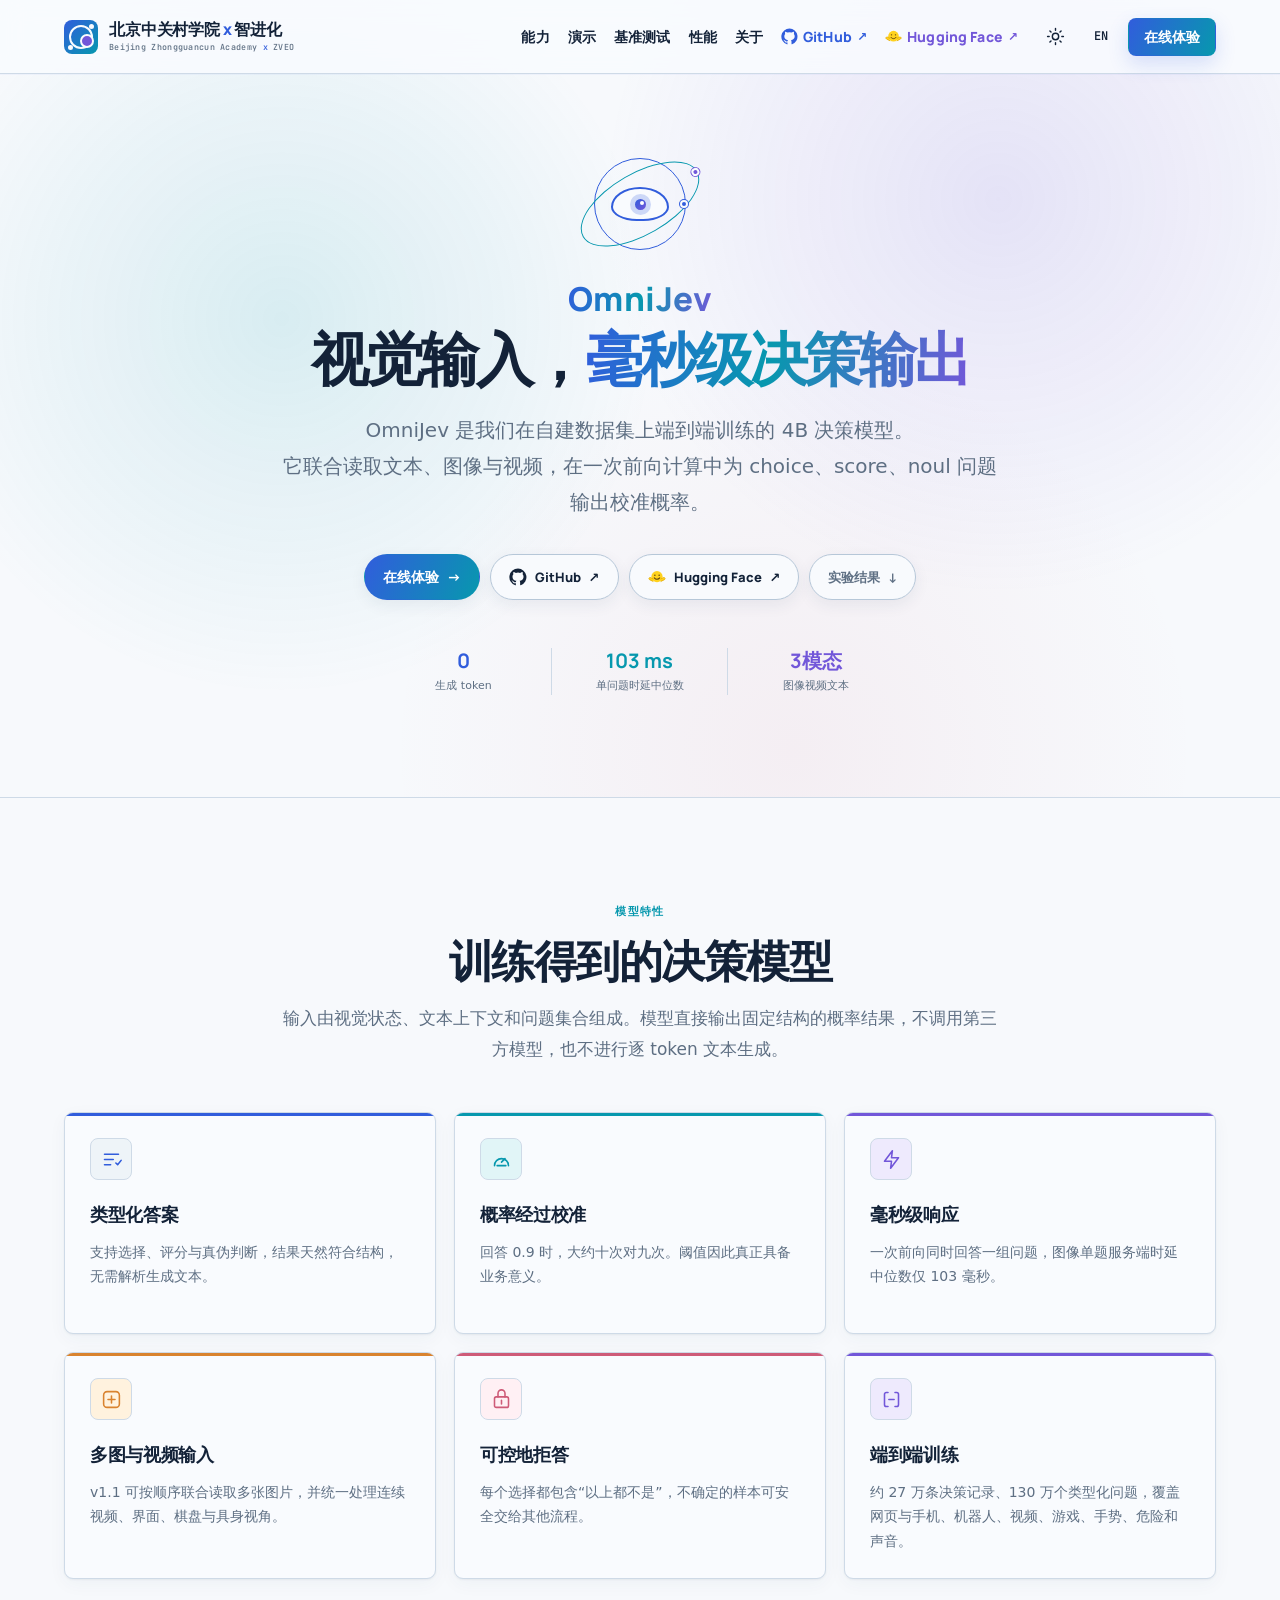
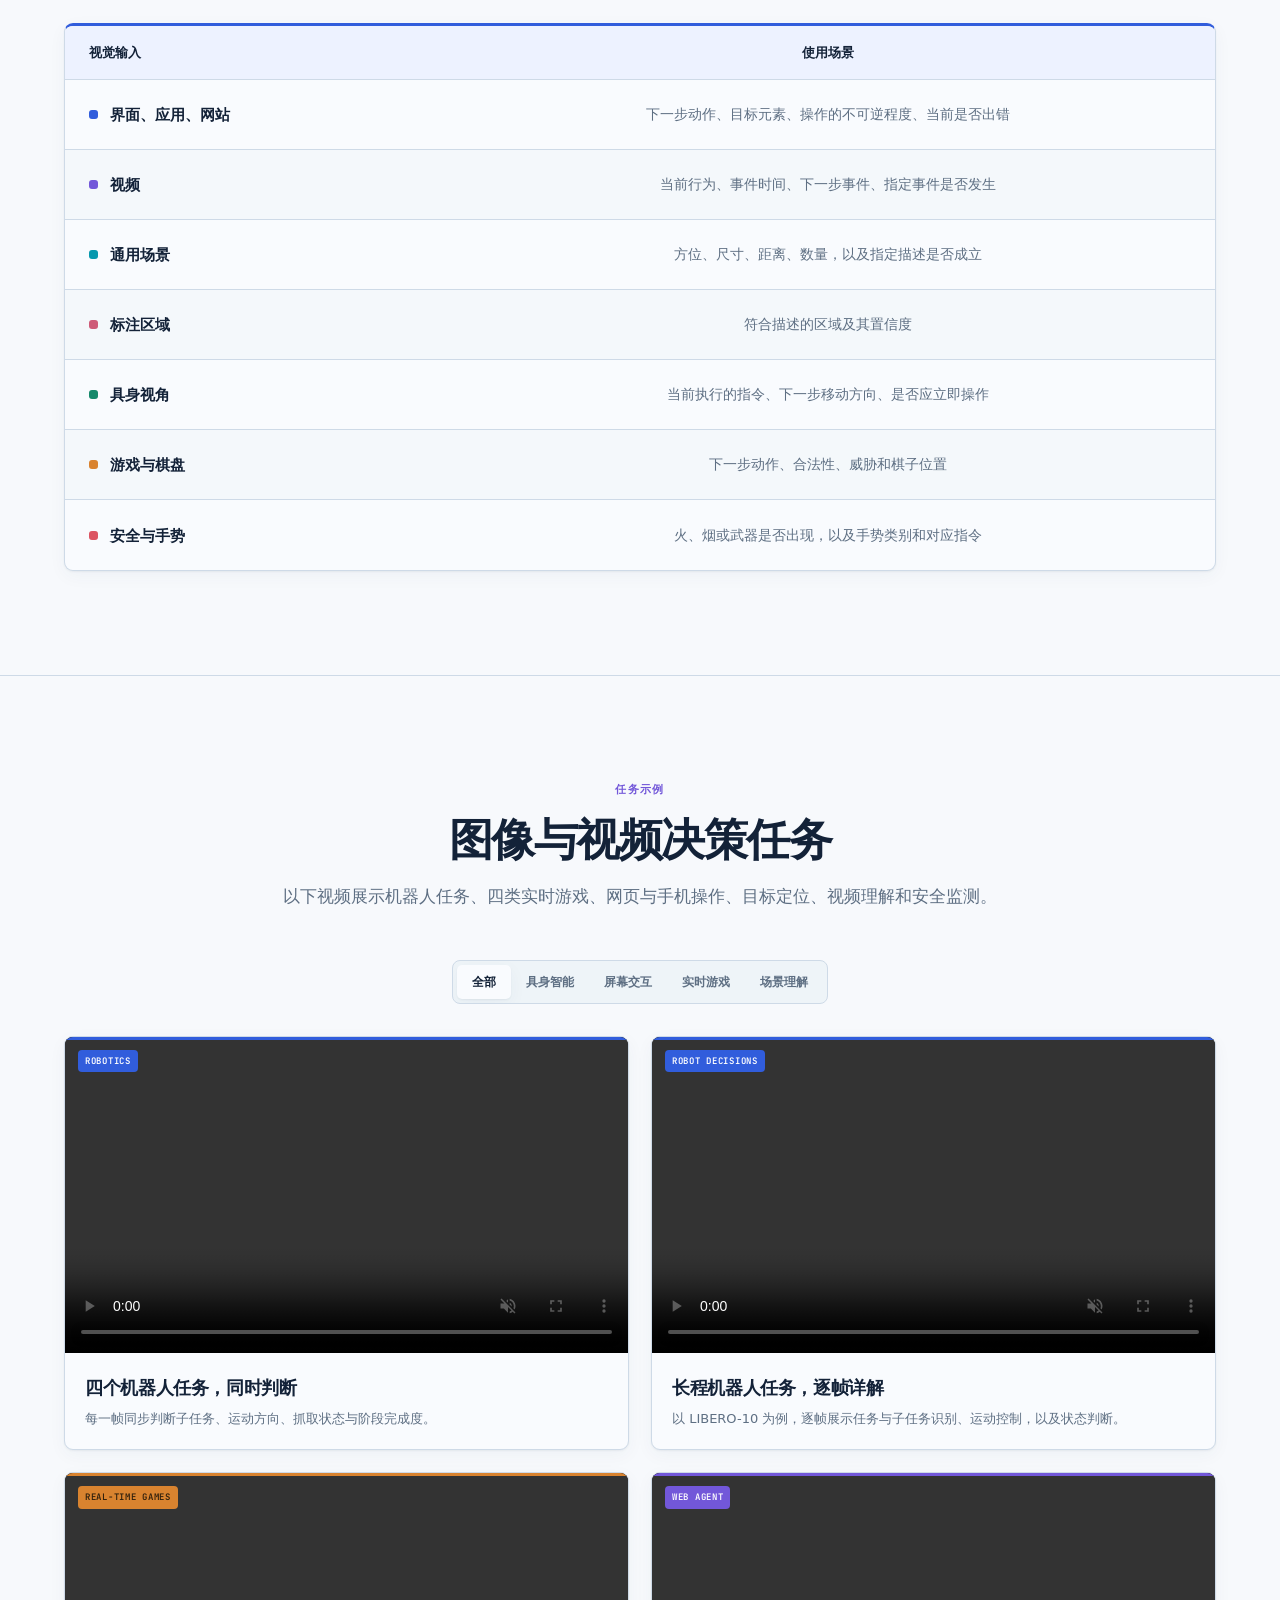
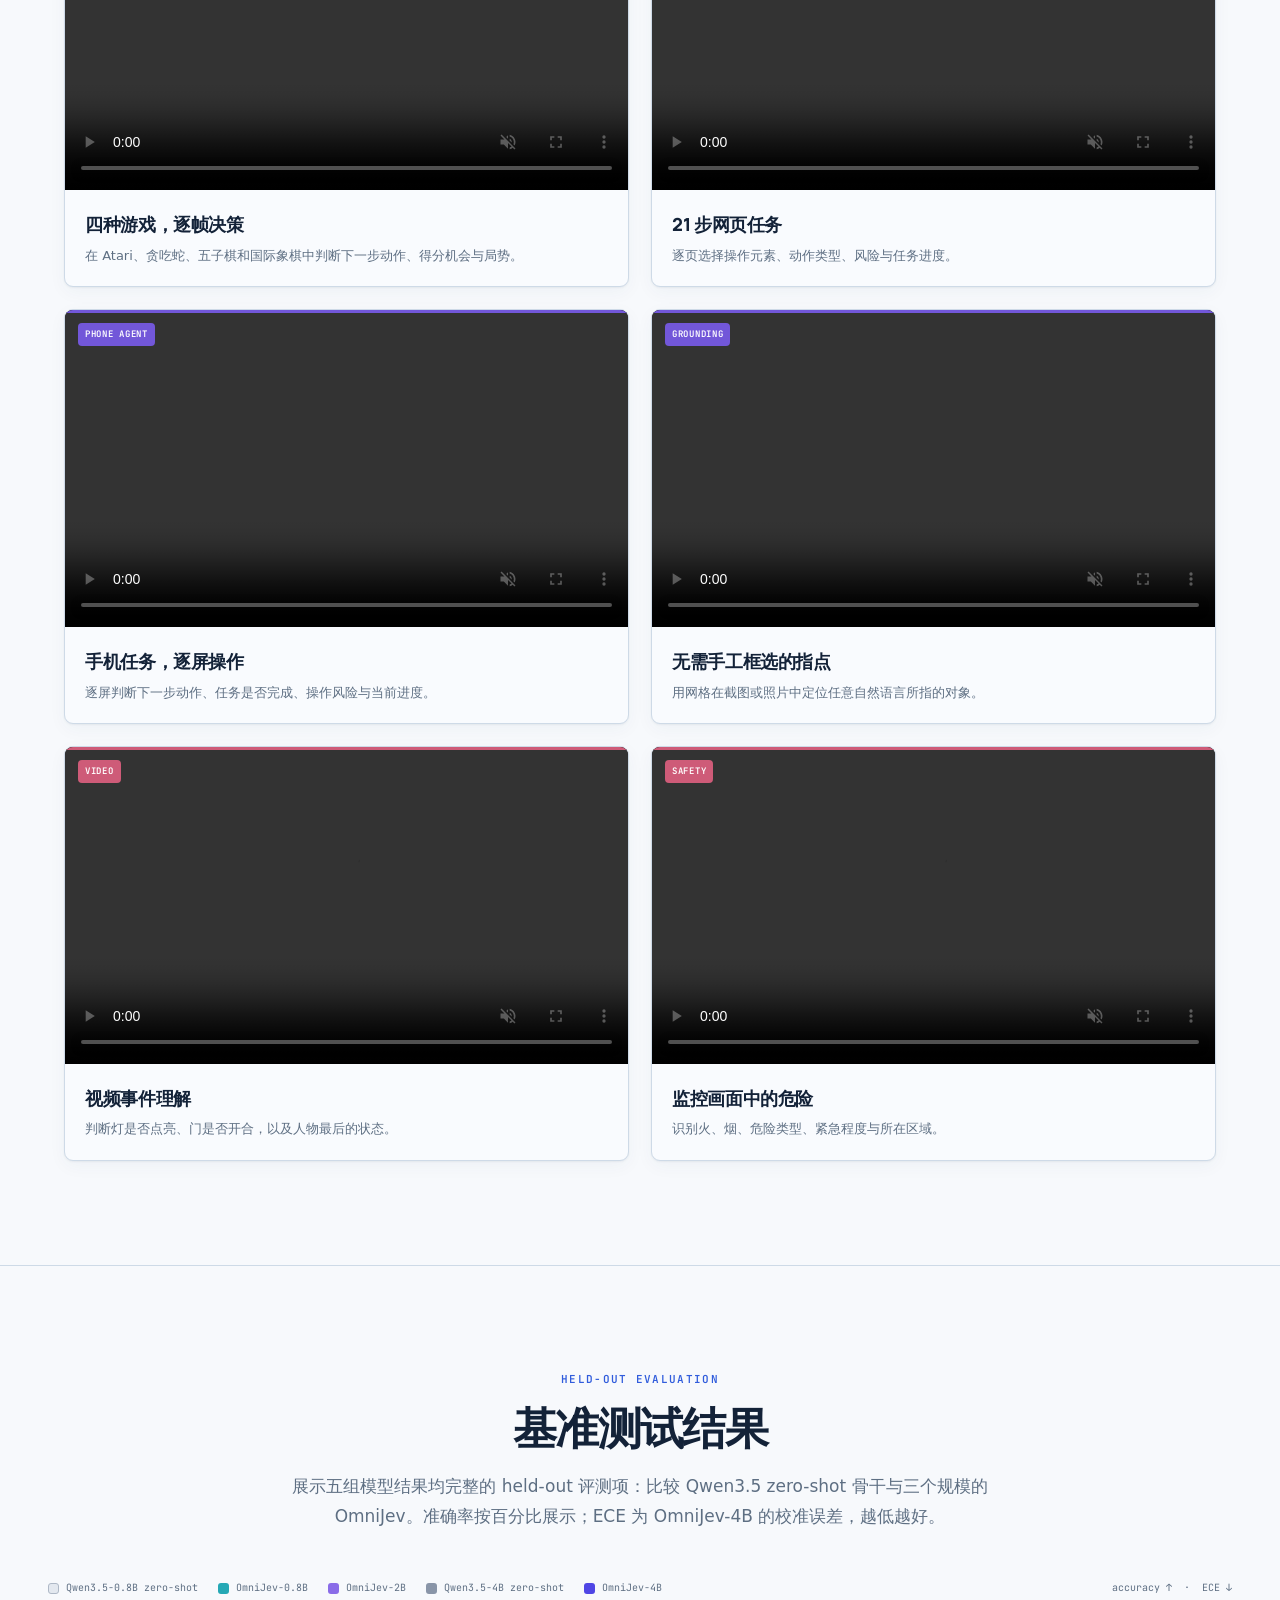
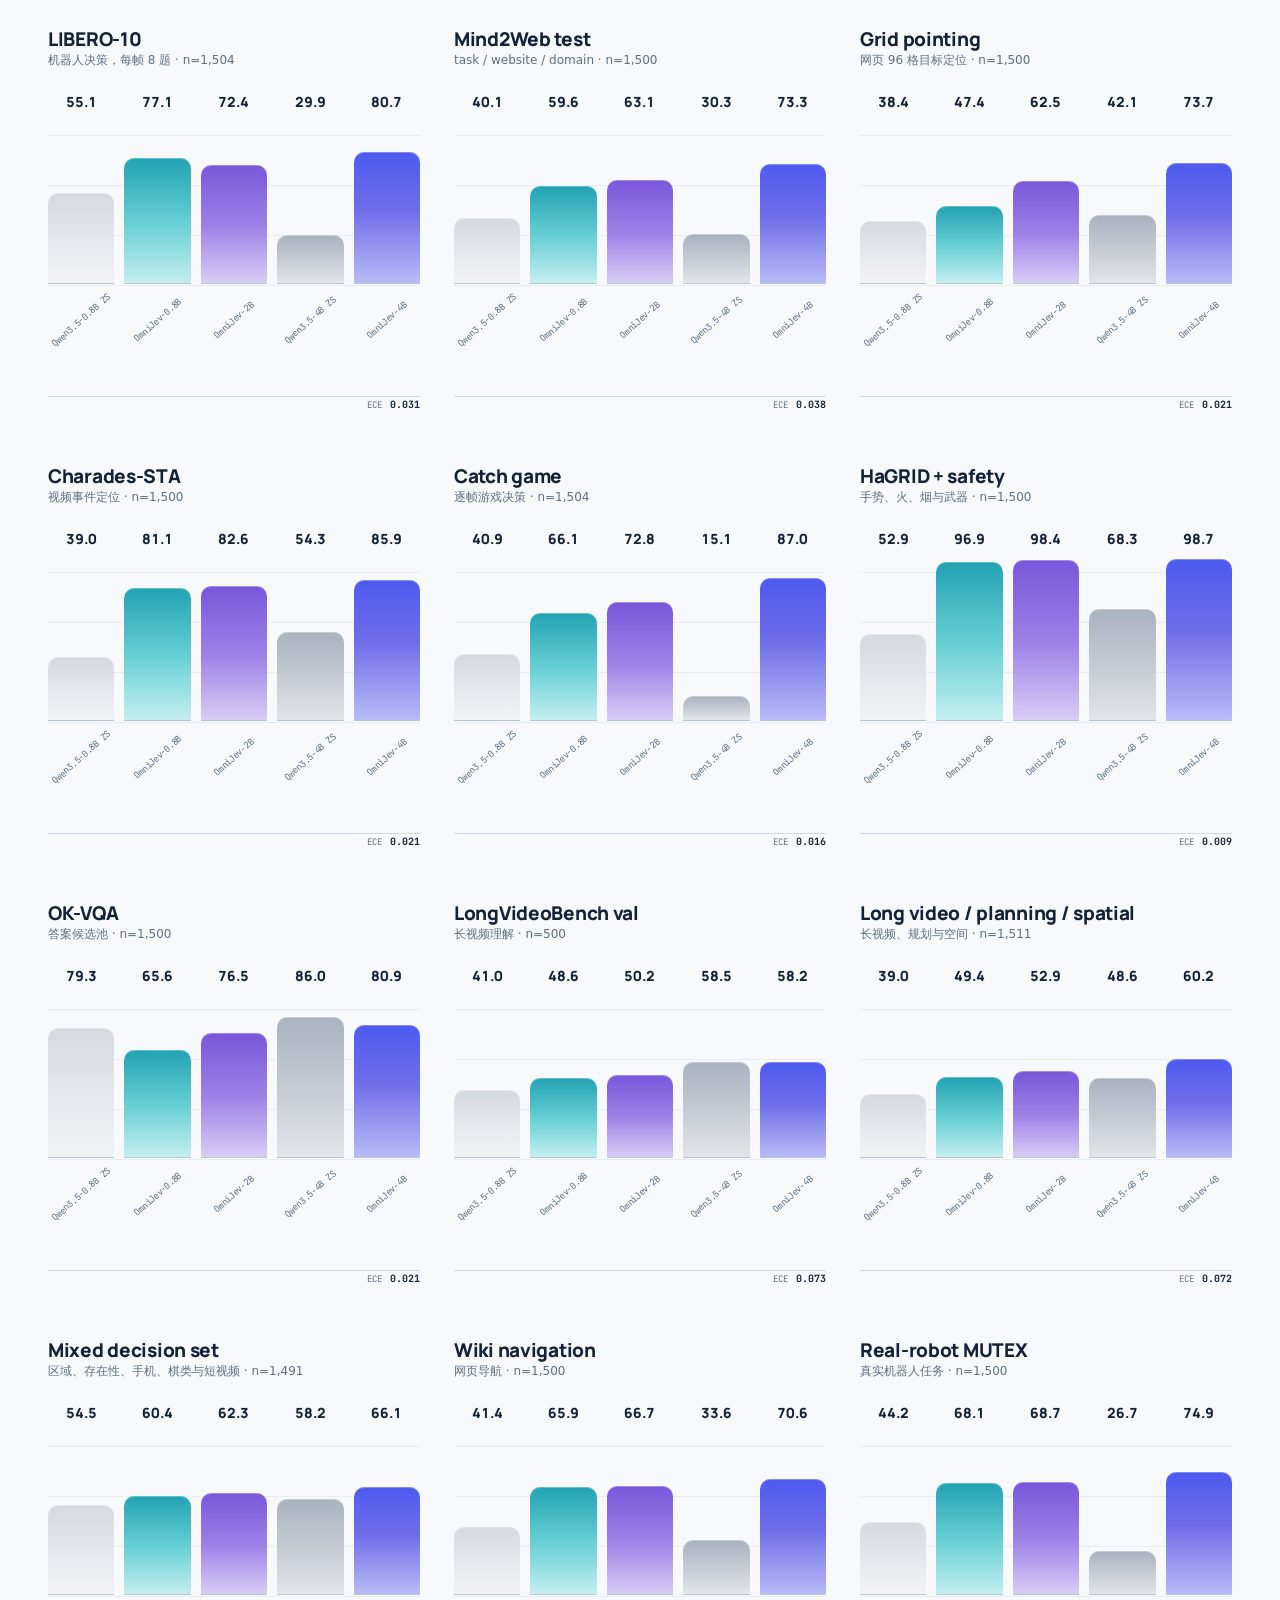
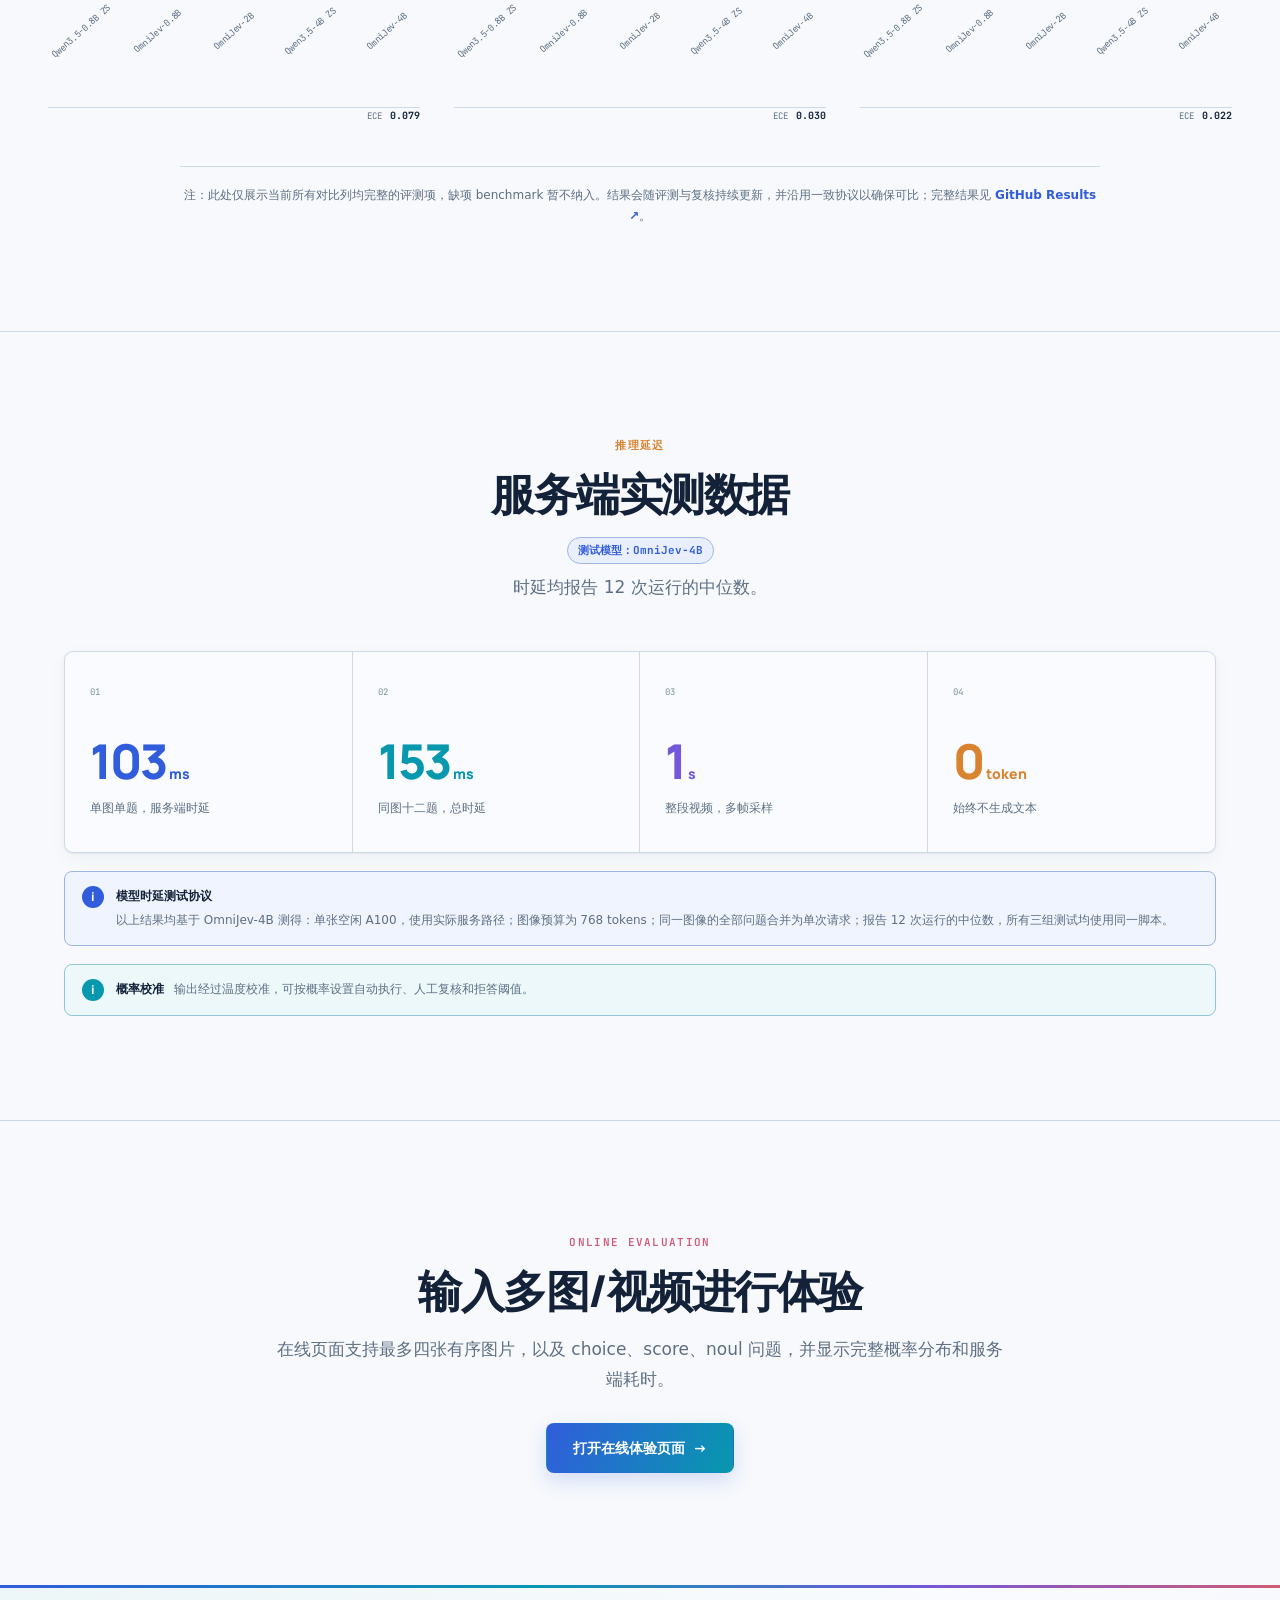
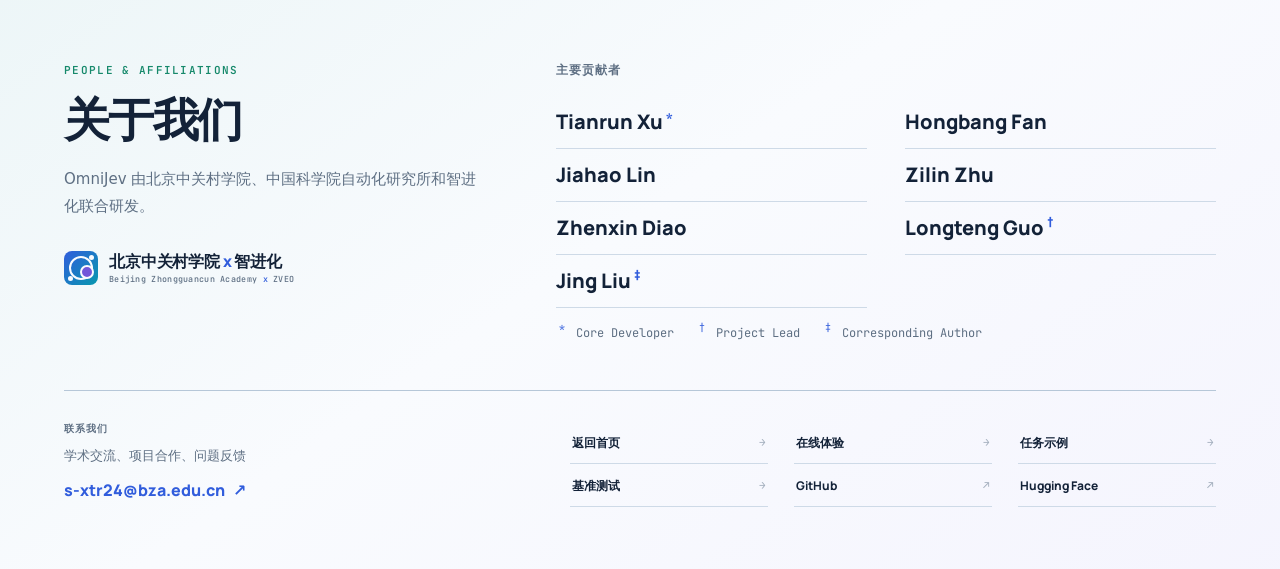
<file: index.html>
<!DOCTYPE html>
<html lang="zh-CN" data-theme="light">
<head>
  <meta charset="utf-8">
  <meta name="viewport" content="width=device-width, initial-scale=1">
  <meta name="description" content="OmniJev：端到端训练的 4B 全模态决策模型，面向图像、视频、界面、游戏与机器人场景输出校准概率。">
  <meta name="theme-color" content="#f9fbfe">
  <title>OmniJev — 全模态视觉决策模型</title>
  <link rel="icon" type="image/x-icon" href="/favicon.ico?v=2">
  <link rel="preconnect" href="https://fonts.googleapis.com">
  <link rel="preconnect" href="https://fonts.gstatic.com" crossorigin>
  <link href="https://fonts.googleapis.com/css2?family=JetBrains+Mono:wght@400;500;600&family=Manrope:wght@500;600;700;800&display=swap" rel="stylesheet">
  <link rel="stylesheet" href="style.css">
</head>
<body>
  <div id="siteHeader"></div>
  <script src="header.js"></script>

  <main id="main">
    <section class="hero" id="top">
      <div class="container hero-inner">
        <div class="model-glyph reveal" aria-hidden="true"><span class="glyph-ring ring-a"></span><span class="glyph-ring ring-b"></span><span class="planet-path path-a"><i class="glyph-dot dot-a"></i></span><span class="planet-path path-b"><i class="glyph-dot dot-b"></i></span><span class="glyph-core"><i></i></span></div>
        <p class="model-name reveal delay-1">OmniJev</p>
        <h1 class="reveal delay-2"><span class="zh">视觉输入，<em>毫秒级决策输出</em></span><span class="en">Visual input. <em>Millisecond decisions.</em></span></h1>
        <p class="hero-lead reveal delay-3"><span class="zh">OmniJev 是我们在自建数据集上端到端训练的 4B 决策模型。<br>它联合读取文本、图像与视频，在一次前向计算中为 choice、score、noul 问题输出校准概率。</span><span class="en">OmniJev is a 4B decision model trained end to end on our own dataset.<br>It reads text, images and video together, returning calibrated probabilities for choice, score and noul questions in one forward pass.</span></p>
        <div class="hero-actions hero-project-links reveal delay-3" aria-label="项目入口">
          <a class="btn btn-primary btn-lg" href="try"><span class="zh">在线体验</span><span class="en">Try online</span><span aria-hidden="true">→</span></a>
          <a class="btn btn-lg project-link" href="https://github.com/tinnel123666888/OmniJev" target="_blank" rel="noopener noreferrer"><svg viewBox="0 0 24 24" aria-hidden="true"><path fill="currentColor" d="M12 .7a11.5 11.5 0 0 0-3.64 22.41c.58.1.79-.25.79-.56v-2.22c-3.22.7-3.9-1.37-3.9-1.37-.52-1.34-1.29-1.7-1.29-1.7-1.05-.72.08-.71.08-.71 1.17.08 1.78 1.2 1.78 1.2 1.04 1.78 2.72 1.27 3.38.97.1-.75.4-1.27.74-1.56-2.57-.29-5.27-1.28-5.27-5.69 0-1.26.45-2.28 1.19-3.09-.12-.29-.52-1.47.11-3.05 0 0 .97-.31 3.16 1.18a10.98 10.98 0 0 1 5.76 0c2.2-1.49 3.16-1.18 3.16-1.18.63 1.58.23 2.76.11 3.05.74.81 1.19 1.83 1.19 3.09 0 4.42-2.71 5.39-5.29 5.68.42.36.79 1.06.79 2.14v3.17c0 .31.21.67.8.56A11.5 11.5 0 0 0 12 .7Z"/></svg><span>GitHub</span><span aria-hidden="true">↗</span></a>
          <a class="btn btn-lg project-link" href="https://huggingface.co/tinnel123/OmniJev" target="_blank" rel="noopener noreferrer"><svg class="hf-symbol" viewBox="0 0 24 24" aria-hidden="true"><circle cx="12" cy="11.5" r="7.5" fill="#FFD21E"/><circle cx="9.2" cy="9.7" r="1" fill="#5B4210"/><circle cx="14.8" cy="9.7" r="1" fill="#5B4210"/><path d="M8.4 13.2c1 1.2 2.2 1.8 3.6 1.8s2.7-.6 3.6-1.8" fill="none" stroke="#5B4210" stroke-linecap="round" stroke-width="1.35"/><path d="M6.7 14.5 3.4 12.8c-.8-.4-1.7-.1-2 .7-.4.8 0 1.7.8 2.1l4.6 2.3M17.3 14.5l3.3-1.7c.8-.4 1.7-.1 2 .7.4.8 0 1.7-.8 2.1l-4.6 2.3" fill="#FFD21E" stroke="#E5AA00" stroke-linecap="round" stroke-linejoin="round" stroke-width="1.1"/></svg><span>Hugging Face</span><span aria-hidden="true">↗</span></a>
          <a class="btn btn-lg project-link quiet" href="#benchmarks"><span><span class="zh">实验结果</span><span class="en">Results</span></span><span aria-hidden="true">↓</span></a>
        </div>
        <div class="hero-facts reveal delay-3"><span><b>0</b><small><span class="zh">生成 token</span><span class="en">generated tokens</span></small></span><span><b>103 ms</b><small><span class="zh">单问题时延中位数</span><span class="en">median single-question latency</span></small></span><span><b><span class="zh">3模态</span><span class="en">3 modalities</span></b><small><span class="zh">图像视频文本</span><span class="en">image, video, text</span></small></span></div>
      </div>
    </section>

    <section class="alt-section" id="capabilities">
      <div class="container">
        <div class="section-head center reveal"><p class="eyebrow"><span class="zh">模型特性</span><span class="en">Model properties</span></p><h2><span class="zh">训练得到的决策模型</span><span class="en">A trained decision model</span></h2><p><span class="zh">输入由视觉状态、文本上下文和问题集合组成。模型直接输出固定结构的概率结果，不调用第三方模型，也不进行逐 token 文本生成。</span><span class="en">Each request contains visual state, text context and typed questions. The model itself returns fixed probability structures—without third-party model calls or token-by-token generation.</span></p></div>
        <div class="feature-grid">
          <article class="feature-card reveal"><span class="feature-icon"><svg viewBox="0 0 24 24"><path d="M4 6h16M4 12h10M4 18h7"/><path d="m17 16 2 2 4-5"/></svg></span><h3><span class="zh">类型化答案</span><span class="en">Typed answers</span></h3><p><span class="zh">支持选择、评分与真伪判断，结果天然符合结构，无需解析生成文本。</span><span class="en">Choice, score and boolean answers that fit your schema by construction.</span></p></article>
          <article class="feature-card reveal"><span class="feature-icon"><svg viewBox="0 0 24 24"><path d="M4 19a8 8 0 1 1 16 0"/><path d="m12 15 4-4"/><path d="M7 19h10"/></svg></span><h3><span class="zh">概率经过校准</span><span class="en">Calibrated confidence</span></h3><p><span class="zh">回答 0.9 时，大约十次对九次。阈值因此真正具备业务意义。</span><span class="en">When it says 0.9, it is right roughly nine times out of ten.</span></p></article>
          <article class="feature-card reveal"><span class="feature-icon"><svg viewBox="0 0 24 24"><path d="m13 2-9 12h8l-1 8 9-12h-8z"/></svg></span><h3><span class="zh">毫秒级响应</span><span class="en">Milliseconds</span></h3><p><span class="zh">一次前向同时回答一组问题，图像单题服务端时延中位数仅 103 毫秒。</span><span class="en">One forward pass answers a full set of questions; median server latency for one image question is 103 ms.</span></p></article>
          <article class="feature-card reveal"><span class="feature-icon"><svg viewBox="0 0 24 24"><path d="M8 12h8M12 8v8"/><rect x="3" y="3" width="18" height="18" rx="4"/></svg></span><h3><span class="zh">多图与视频输入</span><span class="en">Multi-image and video</span></h3><p><span class="zh">v1.1 可按顺序联合读取多张图片，并统一处理连续视频、界面、棋盘与具身视角。</span><span class="en">v1.1 jointly reads ordered image sets as well as videos, interfaces, games and embodied views.</span></p></article>
          <article class="feature-card reveal"><span class="feature-icon"><svg viewBox="0 0 24 24"><path d="M8 9V5a4 4 0 0 1 8 0v4"/><rect x="4" y="9" width="16" height="12" rx="2"/><path d="M12 13v4"/></svg></span><h3><span class="zh">可控地拒答</span><span class="en">Built-in abstention</span></h3><p><span class="zh">每个选择都包含“以上都不是”，不确定的样本可安全交给其他流程。</span><span class="en">Every choice can return “none of the above” for safe routing.</span></p></article>
          <article class="feature-card reveal"><span class="feature-icon"><svg viewBox="0 0 24 24"><path d="M8 4H6a2 2 0 0 0-2 2v12a2 2 0 0 0 2 2h2M16 4h2a2 2 0 0 1 2 2v12a2 2 0 0 1-2 2h-2M9 12h6"/></svg></span><h3><span class="zh">端到端训练</span><span class="en">End-to-end trained</span></h3><p><span class="zh">约 27 万条决策记录、130 万个类型化问题，覆盖网页与手机、机器人、视频、游戏、手势、危险和声音。</span><span class="en">About 270k decision records and 1.3M typed questions spanning web and phone use, robots, video, games, gestures, hazards and sounds.</span></p></article>
        </div>
        <div class="use-cases integrated reveal">
          <div class="use-case-table" role="table" aria-label="OmniJev typical use cases">
            <div class="use-case-row use-case-header" role="row"><span role="columnheader"><span class="zh">视觉输入</span><span class="en">Visual input</span></span><span role="columnheader"><span class="zh">使用场景</span><span class="en">Use cases</span></span></div>
            <div class="use-case-row" role="row"><strong role="cell"><i class="case-dot c1"></i><span class="zh">界面、应用、网站</span><span class="en">Interfaces, apps, websites</span></strong><span role="cell"><span class="zh">下一步动作、目标元素、操作的不可逆程度、当前是否出错</span><span class="en">Next action, target element, irreversibility and error state</span></span></div>
            <div class="use-case-row" role="row"><strong role="cell"><i class="case-dot c2"></i><span class="zh">视频</span><span class="en">Video</span></strong><span role="cell"><span class="zh">当前行为、事件时间、下一步事件、指定事件是否发生</span><span class="en">Activity, timing, next event and whether an event occurred</span></span></div>
            <div class="use-case-row" role="row"><strong role="cell"><i class="case-dot c3"></i><span class="zh">通用场景</span><span class="en">Scenes</span></strong><span role="cell"><span class="zh">方位、尺寸、距离、数量，以及指定描述是否成立</span><span class="en">Direction, size, distance, count and statement validity</span></span></div>
            <div class="use-case-row" role="row"><strong role="cell"><i class="case-dot c4"></i><span class="zh">标注区域</span><span class="en">Marked regions</span></strong><span role="cell"><span class="zh">符合描述的区域及其置信度</span><span class="en">Which region matches a description and with what confidence</span></span></div>
            <div class="use-case-row" role="row"><strong role="cell"><i class="case-dot c5"></i><span class="zh">具身视角</span><span class="en">Embodied views</span></strong><span role="cell"><span class="zh">当前执行的指令、下一步移动方向、是否应立即操作</span><span class="en">Current instruction, next direction and whether to act now</span></span></div>
            <div class="use-case-row" role="row"><strong role="cell"><i class="case-dot c6"></i><span class="zh">游戏与棋盘</span><span class="en">Games and boards</span></strong><span role="cell"><span class="zh">下一步动作、合法性、威胁和棋子位置</span><span class="en">Next move, legality, threats and piece location</span></span></div>
            <div class="use-case-row" role="row"><strong role="cell"><i class="case-dot c7"></i><span class="zh">安全与手势</span><span class="en">Safety and gestures</span></strong><span role="cell"><span class="zh">火、烟或武器是否出现，以及手势类别和对应指令</span><span class="en">Fire, smoke, weapons, gesture class and mapped command</span></span></div>
          </div>
        </div>
      </div>
    </section>

    <section id="demos">
      <div class="container">
        <div class="section-head center reveal"><p class="eyebrow"><span class="zh">任务示例</span><span class="en">Task examples</span></p><h2><span class="zh">图像与视频决策任务</span><span class="en">Image and video decision tasks</span></h2><p><span class="zh">以下视频展示机器人任务、四类实时游戏、网页与手机操作、目标定位、视频理解和安全监测。</span><span class="en">The examples cover robot tasks, four real-time games, web and phone operation, visual grounding, video understanding and safety monitoring.</span></p></div>
        <div class="filter-row" role="tablist" aria-label="演示筛选"><button class="filter active" data-filter="all" type="button"><span class="zh">全部</span><span class="en">All</span></button><button class="filter" data-filter="embodied" type="button"><span class="zh">具身智能</span><span class="en">Embodied</span></button><button class="filter" data-filter="screen" type="button"><span class="zh">屏幕交互</span><span class="en">Interfaces</span></button><button class="filter" data-filter="game" type="button"><span class="zh">实时游戏</span><span class="en">Games</span></button><button class="filter" data-filter="scene" type="button"><span class="zh">场景理解</span><span class="en">Scenes</span></button></div>
        <div class="demo-grid">
          <article class="demo-card reveal" data-category="embodied"><div class="media"><video controls autoplay muted loop playsinline preload="none" data-src="assets/video/robots.mp4"></video><span>ROBOTICS</span></div><div class="demo-body"><div><h3><span class="zh">四个机器人任务，同时判断</span><span class="en">Four robot tasks at once</span></h3><p><span class="zh">每一帧同步判断子任务、运动方向、抓取状态与阶段完成度。</span><span class="en">Every frame resolves sub-task, motion, grasp state and completion.</span></p></div></div></article>
          <article class="demo-card reveal" data-category="embodied"><div class="media"><video controls autoplay muted loop playsinline preload="none" data-src="assets/video/robots_detail.mp4"></video><span>ROBOT DECISIONS</span></div><div class="demo-body"><div><h3><span class="zh">长程机器人任务，逐帧详解</span><span class="en">A long-horizon robot task, frame by frame</span></h3><p><span class="zh">以 LIBERO-10 为例，逐帧展示任务与子任务识别、运动控制，以及状态判断。</span><span class="en">A LIBERO-10 example showing task and sub-task recognition, seven-way action probabilities, grasp state, object holding and completion on every frame.</span></p></div></div></article>
          <article class="demo-card reveal" data-category="game"><div class="media"><video controls autoplay muted loop playsinline preload="none" data-src="assets/video/games.mp4"></video><span>REAL-TIME GAMES</span></div><div class="demo-body"><div><h3><span class="zh">四种游戏，逐帧决策</span><span class="en">Four games, frame by frame</span></h3><p><span class="zh">在 Atari、贪吃蛇、五子棋和国际象棋中判断下一步动作、得分机会与局势。</span><span class="en">Decide the next action, scoring opportunity and game state in Atari, Snake, Gomoku and Chess.</span></p></div></div></article>
          <article class="demo-card reveal" data-category="screen"><div class="media"><video controls autoplay muted loop playsinline preload="none" data-src="assets/video/web_task.mp4"></video><span>WEB AGENT</span></div><div class="demo-body"><div><h3><span class="zh">21 步网页任务</span><span class="en">A 21-step web task</span></h3><p><span class="zh">逐页选择操作元素、动作类型、风险与任务进度。</span><span class="en">Pick the element, operation, risk and progress on every page.</span></p></div></div></article>
          <article class="demo-card reveal" data-category="screen"><div class="media"><video controls autoplay muted loop playsinline preload="none" data-src="assets/video/phone_task.mp4"></video><span>PHONE AGENT</span></div><div class="demo-body"><div><h3><span class="zh">手机任务，逐屏操作</span><span class="en">Operating a phone, screen by screen</span></h3><p><span class="zh">逐屏判断下一步动作、任务是否完成、操作风险与当前进度。</span><span class="en">Choose the next action, completion state, operation risk and progress on each screen.</span></p></div></div></article>
          <article class="demo-card reveal" data-category="screen"><div class="media"><video controls autoplay muted loop playsinline preload="none" data-src="assets/video/pointing.mp4"></video><span>GROUNDING</span></div><div class="demo-body"><div><h3><span class="zh">无需手工框选的指点</span><span class="en">Pointing without boxes</span></h3><p><span class="zh">用网格在截图或照片中定位任意自然语言所指的对象。</span><span class="en">Locate a natural-language target on screenshots or photos.</span></p></div></div></article>
          <article class="demo-card reveal" data-category="scene"><div class="media"><video controls autoplay muted loop playsinline preload="none" data-src="assets/video/events2.mp4"></video><span>VIDEO</span></div><div class="demo-body"><div><h3><span class="zh">视频事件理解</span><span class="en">Video event understanding</span></h3><p><span class="zh">判断灯是否点亮、门是否开合，以及人物最后的状态。</span><span class="en">Understand lights, doors, people and temporal events.</span></p></div></div></article>
          <article class="demo-card reveal" data-category="scene"><div class="media"><video controls autoplay muted loop playsinline preload="none" data-src="assets/video/hazard.mp4"></video><span>SAFETY</span></div><div class="demo-body"><div><h3><span class="zh">监控画面中的危险</span><span class="en">Hazards in a camera feed</span></h3><p><span class="zh">识别火、烟、危险类型、紧急程度与所在区域。</span><span class="en">Fire, smoke, urgency and the affected region.</span></p></div></div></article>
        </div>
      </div>
    </section>

    <section class="benchmark-section alt-section" id="benchmarks">
      <div class="container">
        <div class="section-head center reveal">
          <p class="eyebrow">Held-out evaluation</p>
          <h2><span class="zh">基准测试结果</span><span class="en">Benchmark results</span></h2>
          <p><span class="zh">展示五组模型结果均完整的 held-out 评测项：比较 Qwen3.5 zero-shot 骨干与三个规模的 OmniJev。准确率按百分比展示；ECE 为 OmniJev-4B 的校准误差，越低越好。</span><span class="en">Held-out benchmarks with results for all five models: Qwen3.5 zero-shot backbones and three OmniJev sizes. Accuracy is shown as a percentage; ECE is the calibration error of OmniJev-4B and lower is better.</span></p>
        </div>
        <div class="benchmark-legend reveal"><span><i class="baseline-small"></i>Qwen3.5-0.8B zero-shot</span><span><i class="current-small"></i>OmniJev-0.8B</span><span><i class="current-mid"></i>OmniJev-2B</span><span><i class="baseline"></i>Qwen3.5-4B zero-shot</span><span><i class="current"></i>OmniJev-4B</span><span class="benchmark-unit">accuracy ↑ &nbsp;·&nbsp; ECE ↓</span></div>
        <div class="benchmark-vertical-grid reveal" role="list" aria-label="Benchmark accuracy comparison">
          <article class="benchmark-column" role="listitem"><header><strong>LIBERO-10</strong><small><span class="zh">机器人决策，每帧 8 题 · n=1,504</span><span class="en">Robot decisions, 8 questions per frame · n=1,504</span></small></header><div class="vertical-chart"><div class="vertical-series baseline-small"><span>55.1</span><div class="vertical-track"><i style="--score:55.1%"></i></div><small>Qwen3.5-0.8B ZS</small></div><div class="vertical-series current-small"><span>77.1</span><div class="vertical-track"><i style="--score:77.1%"></i></div><small>OmniJev-0.8B</small></div><div class="vertical-series current-mid"><span>72.4</span><div class="vertical-track"><i style="--score:72.4%"></i></div><small>OmniJev-2B</small></div><div class="vertical-series baseline"><span>29.9</span><div class="vertical-track"><i style="--score:29.9%"></i></div><small>Qwen3.5-4B ZS</small></div><div class="vertical-series current"><span>80.7</span><div class="vertical-track"><i style="--score:80.7%"></i></div><small>OmniJev-4B</small></div></div><footer><span>ECE</span><strong>0.031</strong></footer></article>
          <article class="benchmark-column" role="listitem"><header><strong>Mind2Web test</strong><small>task / website / domain · n=1,500</small></header><div class="vertical-chart"><div class="vertical-series baseline-small"><span>40.1</span><div class="vertical-track"><i style="--score:40.1%"></i></div><small>Qwen3.5-0.8B ZS</small></div><div class="vertical-series current-small"><span>59.6</span><div class="vertical-track"><i style="--score:59.6%"></i></div><small>OmniJev-0.8B</small></div><div class="vertical-series current-mid"><span>63.1</span><div class="vertical-track"><i style="--score:63.1%"></i></div><small>OmniJev-2B</small></div><div class="vertical-series baseline"><span>30.3</span><div class="vertical-track"><i style="--score:30.3%"></i></div><small>Qwen3.5-4B ZS</small></div><div class="vertical-series current"><span>73.3</span><div class="vertical-track"><i style="--score:73.3%"></i></div><small>OmniJev-4B</small></div></div><footer><span>ECE</span><strong>0.038</strong></footer></article>
          <article class="benchmark-column" role="listitem"><header><strong>Grid pointing</strong><small><span class="zh">网页 96 格目标定位 · n=1,500</span><span class="en">96-cell web grounding · n=1,500</span></small></header><div class="vertical-chart"><div class="vertical-series baseline-small"><span>38.4</span><div class="vertical-track"><i style="--score:38.4%"></i></div><small>Qwen3.5-0.8B ZS</small></div><div class="vertical-series current-small"><span>47.4</span><div class="vertical-track"><i style="--score:47.4%"></i></div><small>OmniJev-0.8B</small></div><div class="vertical-series current-mid"><span>62.5</span><div class="vertical-track"><i style="--score:62.5%"></i></div><small>OmniJev-2B</small></div><div class="vertical-series baseline"><span>42.1</span><div class="vertical-track"><i style="--score:42.1%"></i></div><small>Qwen3.5-4B ZS</small></div><div class="vertical-series current"><span>73.7</span><div class="vertical-track"><i style="--score:73.7%"></i></div><small>OmniJev-4B</small></div></div><footer><span>ECE</span><strong>0.021</strong></footer></article>
          <article class="benchmark-column" role="listitem"><header><strong>Charades-STA</strong><small><span class="zh">视频事件定位 · n=1,500</span><span class="en">Video event localization · n=1,500</span></small></header><div class="vertical-chart"><div class="vertical-series baseline-small"><span>39.0</span><div class="vertical-track"><i style="--score:39%"></i></div><small>Qwen3.5-0.8B ZS</small></div><div class="vertical-series current-small"><span>81.1</span><div class="vertical-track"><i style="--score:81.1%"></i></div><small>OmniJev-0.8B</small></div><div class="vertical-series current-mid"><span>82.6</span><div class="vertical-track"><i style="--score:82.6%"></i></div><small>OmniJev-2B</small></div><div class="vertical-series baseline"><span>54.3</span><div class="vertical-track"><i style="--score:54.3%"></i></div><small>Qwen3.5-4B ZS</small></div><div class="vertical-series current"><span>85.9</span><div class="vertical-track"><i style="--score:85.9%"></i></div><small>OmniJev-4B</small></div></div><footer><span>ECE</span><strong>0.021</strong></footer></article>
          <article class="benchmark-column" role="listitem"><header><strong>Catch game</strong><small><span class="zh">逐帧游戏决策 · n=1,504</span><span class="en">Frame-level game decisions · n=1,504</span></small></header><div class="vertical-chart"><div class="vertical-series baseline-small"><span>40.9</span><div class="vertical-track"><i style="--score:40.9%"></i></div><small>Qwen3.5-0.8B ZS</small></div><div class="vertical-series current-small"><span>66.1</span><div class="vertical-track"><i style="--score:66.1%"></i></div><small>OmniJev-0.8B</small></div><div class="vertical-series current-mid"><span>72.8</span><div class="vertical-track"><i style="--score:72.8%"></i></div><small>OmniJev-2B</small></div><div class="vertical-series baseline"><span>15.1</span><div class="vertical-track"><i style="--score:15.1%"></i></div><small>Qwen3.5-4B ZS</small></div><div class="vertical-series current"><span>87.0</span><div class="vertical-track"><i style="--score:87%"></i></div><small>OmniJev-4B</small></div></div><footer><span>ECE</span><strong>0.016</strong></footer></article>
          <article class="benchmark-column" role="listitem"><header><strong>HaGRID + safety</strong><small><span class="zh">手势、火、烟与武器 · n=1,500</span><span class="en">Gestures, fire, smoke and weapons · n=1,500</span></small></header><div class="vertical-chart"><div class="vertical-series baseline-small"><span>52.9</span><div class="vertical-track"><i style="--score:52.9%"></i></div><small>Qwen3.5-0.8B ZS</small></div><div class="vertical-series current-small"><span>96.9</span><div class="vertical-track"><i style="--score:96.9%"></i></div><small>OmniJev-0.8B</small></div><div class="vertical-series current-mid"><span>98.4</span><div class="vertical-track"><i style="--score:98.4%"></i></div><small>OmniJev-2B</small></div><div class="vertical-series baseline"><span>68.3</span><div class="vertical-track"><i style="--score:68.3%"></i></div><small>Qwen3.5-4B ZS</small></div><div class="vertical-series current"><span>98.7</span><div class="vertical-track"><i style="--score:98.7%"></i></div><small>OmniJev-4B</small></div></div><footer><span>ECE</span><strong>0.009</strong></footer></article>
          <article class="benchmark-column" role="listitem"><header><strong>OK-VQA</strong><small><span class="zh">答案候选池 · n=1,500</span><span class="en">Answer pool · n=1,500</span></small></header><div class="vertical-chart"><div class="vertical-series baseline-small"><span>79.3</span><div class="vertical-track"><i style="--score:79.3%"></i></div><small>Qwen3.5-0.8B ZS</small></div><div class="vertical-series current-small"><span>65.6</span><div class="vertical-track"><i style="--score:65.6%"></i></div><small>OmniJev-0.8B</small></div><div class="vertical-series current-mid"><span>76.5</span><div class="vertical-track"><i style="--score:76.5%"></i></div><small>OmniJev-2B</small></div><div class="vertical-series baseline"><span>86.0</span><div class="vertical-track"><i style="--score:86%"></i></div><small>Qwen3.5-4B ZS</small></div><div class="vertical-series current"><span>80.9</span><div class="vertical-track"><i style="--score:80.9%"></i></div><small>OmniJev-4B</small></div></div><footer><span>ECE</span><strong>0.021</strong></footer></article>
          <article class="benchmark-column" role="listitem"><header><strong>LongVideoBench val</strong><small><span class="zh">长视频理解 · n=500</span><span class="en">Long-video understanding · n=500</span></small></header><div class="vertical-chart"><div class="vertical-series baseline-small"><span>41.0</span><div class="vertical-track"><i style="--score:41%"></i></div><small>Qwen3.5-0.8B ZS</small></div><div class="vertical-series current-small"><span>48.6</span><div class="vertical-track"><i style="--score:48.6%"></i></div><small>OmniJev-0.8B</small></div><div class="vertical-series current-mid"><span>50.2</span><div class="vertical-track"><i style="--score:50.2%"></i></div><small>OmniJev-2B</small></div><div class="vertical-series baseline"><span>58.5</span><div class="vertical-track"><i style="--score:58.5%"></i></div><small>Qwen3.5-4B ZS</small></div><div class="vertical-series current"><span>58.2</span><div class="vertical-track"><i style="--score:58.2%"></i></div><small>OmniJev-4B</small></div></div><footer><span>ECE</span><strong>0.073</strong></footer></article>
          <article class="benchmark-column" role="listitem"><header><strong>Long video / planning / spatial</strong><small><span class="zh">长视频、规划与空间 · n=1,511</span><span class="en">Long video, planning and spatial · n=1,511</span></small></header><div class="vertical-chart"><div class="vertical-series baseline-small"><span>39.0</span><div class="vertical-track"><i style="--score:39%"></i></div><small>Qwen3.5-0.8B ZS</small></div><div class="vertical-series current-small"><span>49.4</span><div class="vertical-track"><i style="--score:49.4%"></i></div><small>OmniJev-0.8B</small></div><div class="vertical-series current-mid"><span>52.9</span><div class="vertical-track"><i style="--score:52.9%"></i></div><small>OmniJev-2B</small></div><div class="vertical-series baseline"><span>48.6</span><div class="vertical-track"><i style="--score:48.6%"></i></div><small>Qwen3.5-4B ZS</small></div><div class="vertical-series current"><span>60.2</span><div class="vertical-track"><i style="--score:60.2%"></i></div><small>OmniJev-4B</small></div></div><footer><span>ECE</span><strong>0.072</strong></footer></article>
          <article class="benchmark-column" role="listitem"><header><strong>Mixed decision set</strong><small><span class="zh">区域、存在性、手机、棋类与短视频 · n=1,491</span><span class="en">Regions, existence, phone, games and short video · n=1,491</span></small></header><div class="vertical-chart"><div class="vertical-series baseline-small"><span>54.5</span><div class="vertical-track"><i style="--score:54.5%"></i></div><small>Qwen3.5-0.8B ZS</small></div><div class="vertical-series current-small"><span>60.4</span><div class="vertical-track"><i style="--score:60.4%"></i></div><small>OmniJev-0.8B</small></div><div class="vertical-series current-mid"><span>62.3</span><div class="vertical-track"><i style="--score:62.3%"></i></div><small>OmniJev-2B</small></div><div class="vertical-series baseline"><span>58.2</span><div class="vertical-track"><i style="--score:58.2%"></i></div><small>Qwen3.5-4B ZS</small></div><div class="vertical-series current"><span>66.1</span><div class="vertical-track"><i style="--score:66.1%"></i></div><small>OmniJev-4B</small></div></div><footer><span>ECE</span><strong>0.079</strong></footer></article>
          <article class="benchmark-column" role="listitem"><header><strong>Wiki navigation</strong><small><span class="zh">网页导航 · n=1,500</span><span class="en">Web navigation · n=1,500</span></small></header><div class="vertical-chart"><div class="vertical-series baseline-small"><span>41.4</span><div class="vertical-track"><i style="--score:41.4%"></i></div><small>Qwen3.5-0.8B ZS</small></div><div class="vertical-series current-small"><span>65.9</span><div class="vertical-track"><i style="--score:65.9%"></i></div><small>OmniJev-0.8B</small></div><div class="vertical-series current-mid"><span>66.7</span><div class="vertical-track"><i style="--score:66.7%"></i></div><small>OmniJev-2B</small></div><div class="vertical-series baseline"><span>33.6</span><div class="vertical-track"><i style="--score:33.6%"></i></div><small>Qwen3.5-4B ZS</small></div><div class="vertical-series current"><span>70.6</span><div class="vertical-track"><i style="--score:70.6%"></i></div><small>OmniJev-4B</small></div></div><footer><span>ECE</span><strong>0.030</strong></footer></article>
          <article class="benchmark-column" role="listitem"><header><strong>Real-robot MUTEX</strong><small><span class="zh">真实机器人任务 · n=1,500</span><span class="en">Real-robot tasks · n=1,500</span></small></header><div class="vertical-chart"><div class="vertical-series baseline-small"><span>44.2</span><div class="vertical-track"><i style="--score:44.2%"></i></div><small>Qwen3.5-0.8B ZS</small></div><div class="vertical-series current-small"><span>68.1</span><div class="vertical-track"><i style="--score:68.1%"></i></div><small>OmniJev-0.8B</small></div><div class="vertical-series current-mid"><span>68.7</span><div class="vertical-track"><i style="--score:68.7%"></i></div><small>OmniJev-2B</small></div><div class="vertical-series baseline"><span>26.7</span><div class="vertical-track"><i style="--score:26.7%"></i></div><small>Qwen3.5-4B ZS</small></div><div class="vertical-series current"><span>74.9</span><div class="vertical-track"><i style="--score:74.9%"></i></div><small>OmniJev-4B</small></div></div><footer><span>ECE</span><strong>0.022</strong></footer></article>
        </div>
        <p class="benchmark-update-note reveal"><span class="zh">注：此处仅展示当前所有对比列均完整的评测项，缺项 benchmark 暂不纳入。结果会随评测与复核持续更新，并沿用一致协议以确保可比；完整结果见 <a href="https://github.com/tinnel123666888/OmniJev#results" target="_blank" rel="noopener noreferrer">GitHub Results ↗</a>。</span><span class="en">Note: Only benchmarks with complete comparison columns are shown; incomplete rows are omitted for now. Results will be updated under consistent protocols as evaluation and verification continue. See the <a href="https://github.com/tinnel123666888/OmniJev#results" target="_blank" rel="noopener noreferrer">full GitHub results ↗</a>.</span></p>
      </div>
    </section>

    <section class="numbers-section" id="numbers">
      <div class="container">
        <div class="section-head center reveal"><p class="eyebrow"><span class="zh">推理延迟</span><span class="en">Inference latency</span></p><h2><span class="zh">服务端实测数据</span><span class="en">Measured server latency</span></h2><p><span class="latency-model-label"><span class="zh">测试模型：OmniJev-4B</span><span class="en">Model tested: OmniJev-4B</span></span><span><span class="zh">时延均报告 12 次运行的中位数。</span><span class="en">Latency values are medians over 12 runs.</span></span></p></div>
        <div class="metric-grid reveal"><div class="metric"><span>01</span><strong>103<small>ms</small></strong><p><span class="zh">单图单题，服务端时延</span><span class="en">one image, one question</span></p></div><div class="metric"><span>02</span><strong>153<small>ms</small></strong><p><span class="zh">同图十二题，总时延</span><span class="en">twelve questions, total latency</span></p></div><div class="metric"><span>03</span><strong>1<small>s</small></strong><p><span class="zh">整段视频，多帧采样</span><span class="en">a full sampled video</span></p></div><div class="metric"><span>04</span><strong>0<small>token</small></strong><p><span class="zh">始终不生成文本</span><span class="en">generated, always</span></p></div></div>
        <aside class="latency-method reveal"><span class="tip-icon" aria-hidden="true">i</span><p><strong><span class="zh">模型时延测试协议</span><span class="en">Model latency protocol</span></strong><span><span class="zh">以上结果均基于 OmniJev-4B 测得：单张空闲 A100，使用实际服务路径；图像预算为 768 tokens；同一图像的全部问题合并为单次请求；报告 12 次运行的中位数，所有三组测试均使用同一脚本。</span><span class="en">All results above were measured with OmniJev-4B. Latency (one idle A100, the serving path, a 768-token image budget, all questions about the same image in one request; median of 12 runs, same script for all three).</span></span></p></aside>
        <aside class="calibration-tip reveal"><span class="tip-icon" aria-hidden="true">i</span><p><strong><span class="zh">概率校准</span><span class="en">Calibrated probabilities</span></strong><span><span class="zh">输出经过温度校准，可按概率设置自动执行、人工复核和拒答阈值。</span><span class="en">Outputs are temperature-calibrated, so probability thresholds can control automatic action, human review and abstention.</span></span></p></aside>
      </div>
    </section>

    <section class="cta-section"><div class="container center reveal"><p class="eyebrow">Online evaluation</p><h2><span class="zh">输入多图/视频进行体验</span><span class="en">Evaluate images or video</span></h2><p><span class="zh">在线页面支持最多四张有序图片，以及 choice、score、noul 问题，并显示完整概率分布和服务端耗时。</span><span class="en">The online page supports up to four ordered images plus choice, score and noul questions, with full probabilities and server latency.</span></p><div class="cta-actions"><a class="btn btn-primary btn-lg" href="try"><span class="zh">打开在线体验页面</span><span class="en">Open online evaluation</span><span aria-hidden="true">→</span></a></div></div></section>

  </main>

  <footer class="site-footer" id="about">
    <section class="footer-about" aria-labelledby="about-title">
      <div class="container about-layout">
        <div class="about-intro reveal">
          <p class="eyebrow">People &amp; affiliations</p>
          <h2 id="about-title"><span class="zh">关于我们</span><span class="en">About Us</span></h2>
          <p><span class="zh">OmniJev 由北京中关村学院、中国科学院自动化研究所和智进化联合研发。</span><span class="en">OmniJev is jointly developed by Beijing Zhongguancun Academy, the Institute of Automation, Chinese Academy of Sciences, and ZVEO.</span></p>
          <a class="brand footer-brand" href="#top"><span class="brand-mark" aria-hidden="true"><i></i><i></i></span><span class="brand-copy"><strong>北京中关村学院 <em>x</em> 智进化</strong><small>Beijing Zhongguancun Academy <em>x</em> ZVEO</small></span></a>
        </div>
        <div class="about-team reveal">
          <p class="about-label"><span class="zh">主要贡献者</span><span class="en">Contributors</span></p>
          <div class="author-list" aria-label="Contributors">
            <span>Tianrun Xu<sup>*</sup></span>
            <span>Hongbang Fan</span>
            <span>Jiahao Lin</span>
            <span>Zilin Zhu</span>
            <span>Zhenxin Diao</span>
            <span>Longteng Guo<sup>†</sup></span>
            <span>Jing Liu<sup>‡</sup></span>
          </div>
          <div class="role-key" aria-label="Contributor roles"><span><sup>*</sup> Core Developer</span><span><sup>†</sup> Project Lead</span><span><sup>‡</sup> Corresponding Author</span></div>
        </div>
        <aside class="about-aside reveal">
          <div class="contact-block">
            <p class="about-label"><span class="zh">联系我们</span><span class="en">Contact</span></p>
            <p><span class="zh">学术交流、项目合作、问题反馈</span><span class="en">Academic inquiries, project collaboration and feedback</span></p>
            <a href="mailto:s-xtr24@bza.edu.cn">s-xtr24@bza.edu.cn <span aria-hidden="true">↗</span></a>
          </div>
          <nav class="footer-links" aria-label="页脚快捷导航">
            <a href="#top"><span><span class="zh">返回首页</span><span class="en">Home</span></span><span aria-hidden="true">↑</span></a>
            <a href="try"><span><span class="zh">在线体验</span><span class="en">Try online</span></span><span aria-hidden="true">→</span></a>
            <a href="#demos"><span><span class="zh">任务示例</span><span class="en">Demos</span></span><span aria-hidden="true">↑</span></a>
            <a href="#benchmarks"><span><span class="zh">基准测试</span><span class="en">Benchmarks</span></span><span aria-hidden="true">↑</span></a>
            <a class="external" href="https://github.com/tinnel123666888/OmniJev" target="_blank" rel="noopener noreferrer"><span>GitHub</span><span aria-hidden="true">↗</span></a>
            <a class="external" href="https://huggingface.co/tinnel123/OmniJev" target="_blank" rel="noopener noreferrer"><span>Hugging Face</span><span aria-hidden="true">↗</span></a>
          </nav>
        </aside>
      </div>
    </section>
  </footer>

  <script>
    const observer = new IntersectionObserver(entries => entries.forEach(entry => { if (entry.isIntersecting) { entry.target.classList.add('visible'); observer.unobserve(entry.target); } }), { threshold: .12 });
    document.querySelectorAll('.reveal').forEach(el => observer.observe(el));
    document.querySelectorAll('.filter').forEach(button => button.addEventListener('click', () => { document.querySelectorAll('.filter').forEach(item => item.classList.remove('active')); button.classList.add('active'); const filter = button.dataset.filter; document.querySelectorAll('.demo-card').forEach(card => { card.hidden = filter !== 'all' && card.dataset.category !== filter; }); }));
    const videos = document.querySelectorAll('.demo-card video');
    const loadVideo = video => {
      if (!video.dataset.src) return;
      video.src = video.dataset.src;
      delete video.dataset.src;
      video.load();
      video.play().catch(() => {});
    };
    videos.forEach(video => video.setAttribute('controlsList', 'nodownload'));
    if ('IntersectionObserver' in window) {
      const videoObserver = new IntersectionObserver(entries => entries.forEach(entry => {
        if (!entry.isIntersecting) return;
        loadVideo(entry.target);
        videoObserver.unobserve(entry.target);
      }), { rootMargin: '240px 0px', threshold: .01 });
      videos.forEach(video => videoObserver.observe(video));
    } else {
      videos.forEach(loadVideo);
    }
  </script>
</body>
</html>
</file>
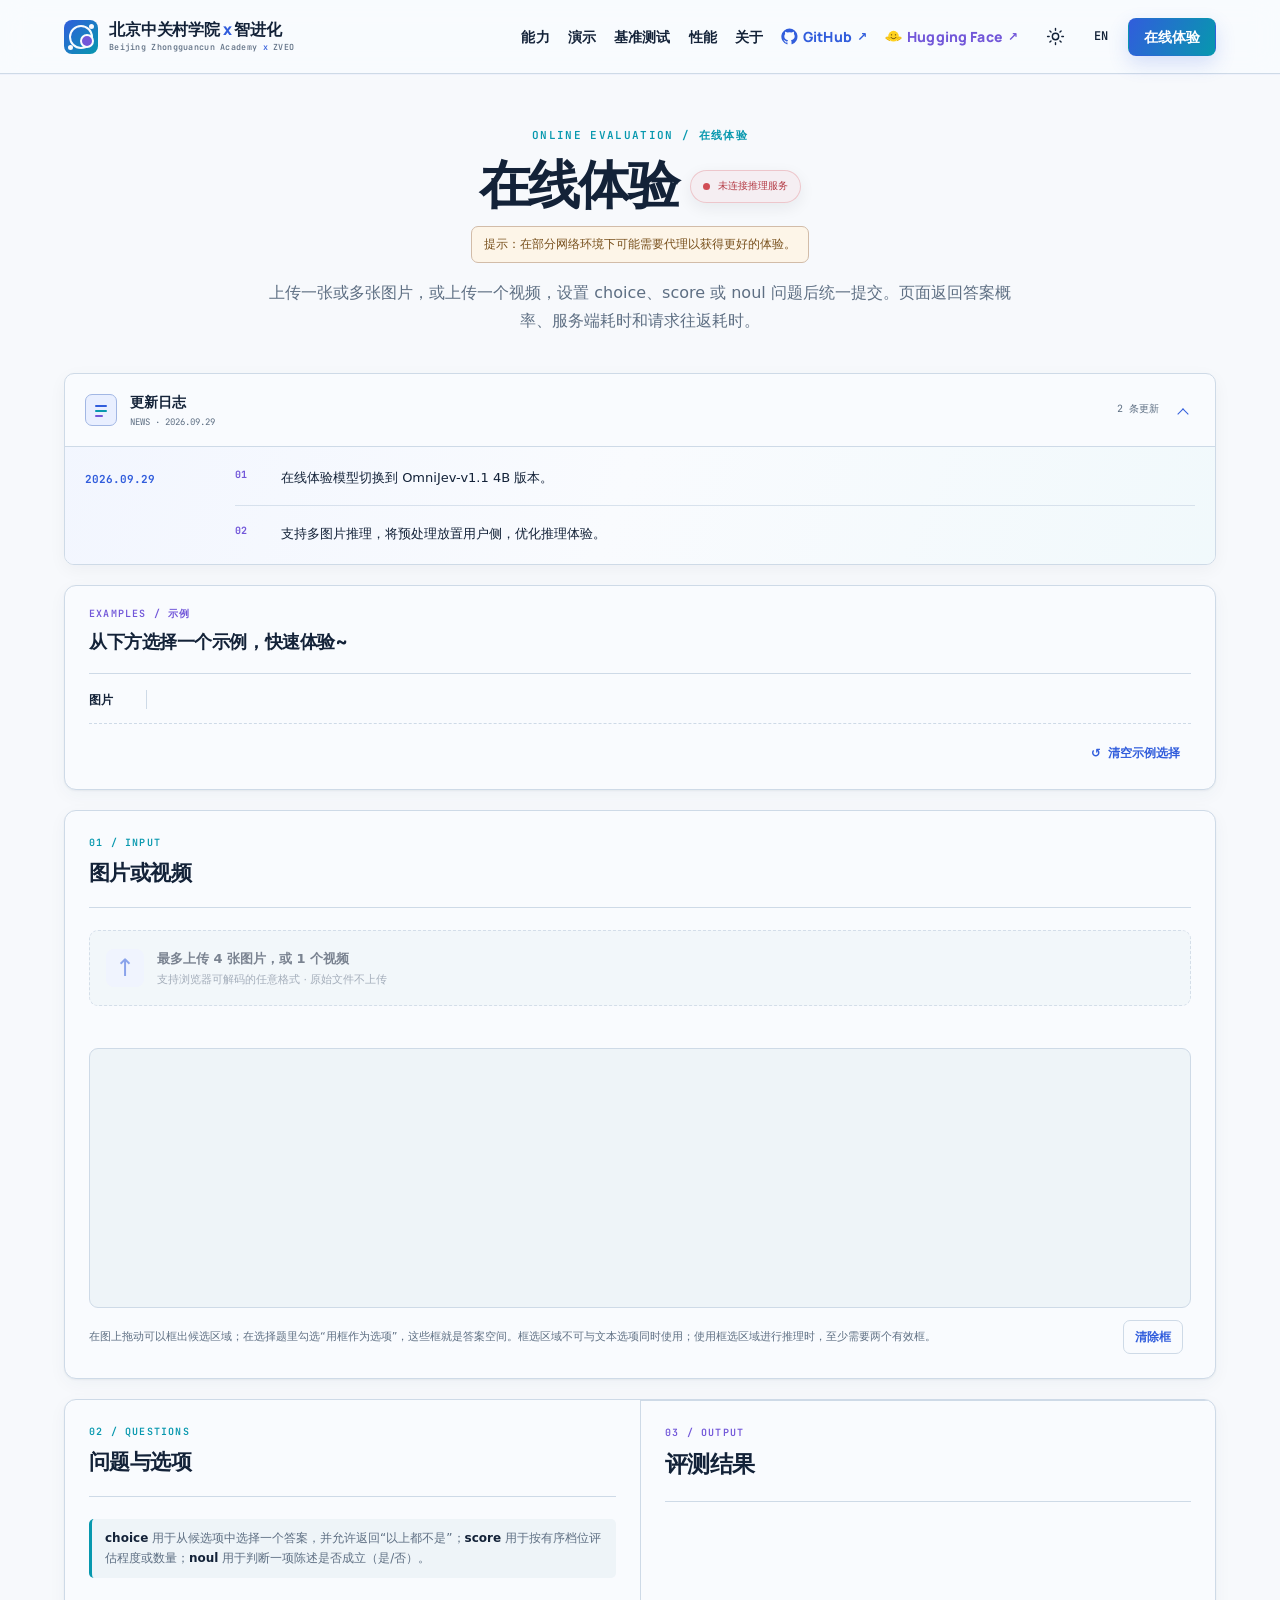
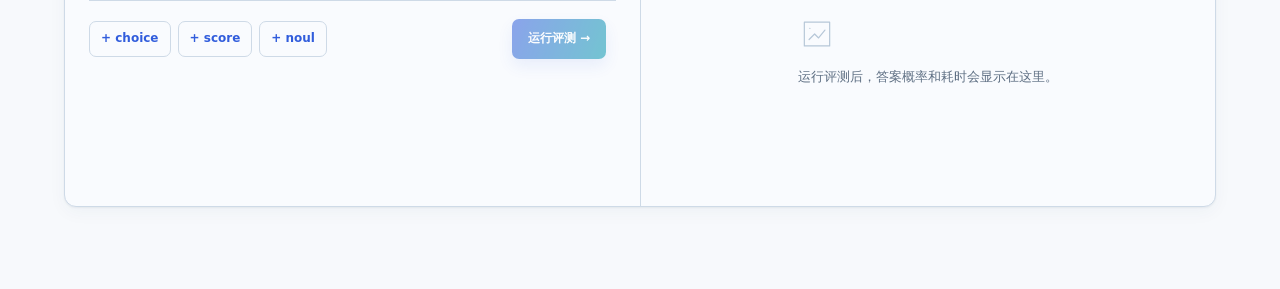
<file: try.html>
<!doctype html><html lang="zh-CN" data-theme="light"><head><meta charset="utf-8">
<meta name="viewport" content="width=device-width,initial-scale=1"><meta name="theme-color" content="#f7f9fc"><title>OmniJev · 在线体验</title>
<link rel="icon" type="image/x-icon" href="/favicon.ico?v=2">
<!-- GitHub Pages 部署时填入推理服务的公网 HTTPS origin，例如 https://api.example.com；本地同源使用时留空。 -->
<meta name="omnijev-api-base" content="https://api1.omnijev.net/">
<link rel="preconnect" href="https://fonts.googleapis.com">
<link rel="preconnect" href="https://fonts.gstatic.com" crossorigin>
<link href="https://fonts.googleapis.com/css2?family=JetBrains+Mono:wght@400;500;600&family=Manrope:wght@500;600;700;800&display=swap" rel="stylesheet">
<link rel="stylesheet" href="style.css">
<style>
.wrap{display:grid;grid-template-columns:minmax(320px,46%) 1fr;gap:22px;align-items:start}
.pane{background:#fff;border:1px solid var(--line);border-radius:14px;padding:18px}
#canvasWrap{position:relative;display:inline-block;max-width:100%;line-height:0}
#shot{max-width:100%;display:block;border-radius:10px}
#boxes{position:absolute;left:0;top:0;cursor:crosshair}
.presets{display:flex;gap:8px;flex-wrap:wrap;margin-bottom:8px;align-items:center}
.presets .lab{font-size:13px;color:var(--dim);margin-right:2px}
.presets button{font:inherit;font-size:14px;border:1px solid var(--line);background:#fff;border-radius:20px;padding:7px 14px;cursor:pointer}
.presets button.on{border-color:var(--acc);color:var(--acc);font-weight:600}
.presets button.vid{border-style:dashed}
.q{border:1px solid var(--line);border-radius:12px;padding:12px;margin-bottom:10px;background:#FCFCFB}
.q .hd{display:flex;gap:8px;align-items:center;margin-bottom:8px;flex-wrap:wrap}
.q select,.q input,.q textarea{font:inherit;border:1px solid var(--line);border-radius:8px;padding:7px 9px;background:#fff}
.q textarea{width:100%;min-height:54px;resize:vertical}
.q input.opts{width:100%}
.q .rm{margin-left:auto;border:none;background:none;color:var(--dim);cursor:pointer;font-size:20px;line-height:1}
.q .nudge{margin-top:6px;background:#FFF7EA;border:1px solid #F0D9B5;color:#6B4E1E;border-radius:8px;padding:6px 10px;font-size:13px;display:none}
.q .nudge button{font:inherit;font-size:13px;border:1px solid #C9780A;background:#fff;color:#C9780A;border-radius:6px;padding:2px 8px;cursor:pointer;margin-left:6px}
.row{display:flex;gap:10px;align-items:center;flex-wrap:wrap}
button.primary{font:inherit;font-weight:600;background:var(--acc);color:#fff;border:none;border-radius:10px;padding:11px 22px;cursor:pointer}
button.primary[disabled]{opacity:.45;cursor:default}
button.ghost{font:inherit;background:#fff;border:1.5px solid var(--acc);color:var(--acc);border-radius:10px;padding:9px 16px;cursor:pointer}
#lang{border:1px solid var(--line);background:#fff;border-radius:20px;padding:6px 14px;font:inherit;font-size:14px;cursor:pointer}
.timer{font-family:ui-monospace,SFMono-Regular,Menlo,Consolas,monospace;font-size:32px;font-weight:700;color:var(--amber)}
.timer.done{color:var(--good)}
.bar{background:#E2E4EA;border-radius:6px;height:20px;overflow:hidden}
.bar i{display:block;height:100%;background:var(--acc);border-radius:6px}
.bar.abst i{background:#925CC4}
.bar.top i{background:var(--good)}
.ansq{margin-bottom:18px}
.ansq h4{margin:0 0 8px;font-size:16px;font-weight:600}
.ansline{display:grid;grid-template-columns:52px 1fr minmax(120px,auto);gap:10px;align-items:center;margin-bottom:6px;font-size:14px}
.muted{color:var(--dim);font-size:14px}
.err{background:#FDECEC;border:1px solid #F3C4C4;color:#8A2B2B;border-radius:10px;padding:12px;font-size:14px}
.busy{background:#EEF3FA;border:1px solid #CFDDF0;color:#2A4A75;border-radius:10px;padding:10px 12px;font-size:14px}
.types{font-size:13px;color:var(--dim);margin:0 0 10px;line-height:1.5}
.types b{color:var(--fg)}
@media(max-width:900px){.wrap{grid-template-columns:1fr}}
</style><link rel="stylesheet" href="try.css?v=a4cfffb0"></head><body class="try-page">
<div id="siteHeader"></div><script src="header.js"></script>
<main class="try-main" id="main"><div class="try-intro">
<p class="eyebrow">Online evaluation / 在线体验</p>
<div class="try-title-row"><h1 data-i18n="title">Online evaluation</h1><span class="service-status loading" id="status" data-i18n="checking">Checking service…</span></div>
<p class="connection-tip" id="connectionTip" data-i18n="connection_tip" role="status" hidden>Tip: In some network environments, a proxy may be needed for a better experience.</p>
<p class="lead" data-i18n="lead">Upload one or more images, or a video, define choice, score or noul questions, and submit them together. The page returns the answer probabilities and measured latency.</p>
</div>
<details class="update-log" open>
  <summary>
    <span class="update-log-heading"><span class="update-log-mark" aria-hidden="true"></span><span><strong data-i18n="news_h">更新日志</strong><small>NEWS · 2026.09.29</small></span></span>
    <span class="update-log-meta"><span data-i18n="news_count">2 条更新</span><span class="update-log-chevron" aria-hidden="true">⌄</span></span>
  </summary>
  <div class="update-log-body">
    <time datetime="2026-09-29">2026.09.29</time>
    <ol>
      <li><span aria-hidden="true">01</span><p data-i18n="news_model">在线体验模型切换到 OmniJev-v1.1 4B 版本。</p></li>
      <li><span aria-hidden="true">02</span><p data-i18n="news_media">支持多图片推理，将预处理放置用户侧，优化推理体验。</p></li>
    </ol>
  </div>
</details>
<section class="example-picker" aria-labelledby="examples-heading">
  <div class="example-picker-head"><p class="eyebrow">EXAMPLES / 示例</p><h2 id="examples-heading" data-i18n="examples_h">Choose an example below for a quick demo</h2></div>
  <div class="example-picker-options"><div class="presets" id="presets"></div><div class="presets" id="examples"></div></div>
  <div class="example-reset"><button type="button" onclick="resetWorkbench()"><span aria-hidden="true">↺</span><span data-i18n="clear_example">Clear example selection</span></button></div>
</section>
<div class="wrap">
  <div class="pane media-pane">
    <div class="pane-head"><div><p class="eyebrow">01 / INPUT</p><h2 data-i18n="input_h">Images or video</h2></div></div>
    <label class="upload-zone" for="file"><span class="upload-icon" aria-hidden="true">↑</span><span><strong data-i18n="upload_h">Upload up to 4 images, or one video</strong><small data-i18n="upload_note">Any image or video your browser can decode</small></span>
      <input type="file" id="file" multiple disabled></label>
    <p class="source-note" id="imgnote"></p>
    <p class="upload-cost" id="uploadCost" hidden></p>
    <div id="prep" class="busy" style="display:none"></div>
    <div class="preview"><div id="canvasWrap"><img id="shot" alt=""><canvas id="boxes"></canvas></div></div>
    <div class="region-tools"><span data-i18n="draw_hint">Drag on an image to draw candidate regions; tick “use regions” on a choice question to make them the answer space. Drawn regions cannot be used together with text options, and inference requires at least two valid regions.</span>
      <button class="ghost" type="button" onclick="clearBoxes()" data-i18n="clear">clear regions</button><span id="boxcount"></span></div>
  </div>
  <div class="pane workbench-pane">
  <section class="questions-pane">
    <div class="pane-head"><div><p class="eyebrow">02 / QUESTIONS</p><h2 data-i18n="questions_h">Questions and options</h2></div></div>
    <p class="types" id="types"></p>
    <div id="qs"></div>
    <div class="question-actions">
      <div class="add-actions"><button class="ghost" type="button" onclick="addQ('choice')">+ choice</button>
      <button class="ghost" type="button" onclick="addQ('score')">+ score</button>
      <button class="ghost" type="button" onclick="addQ('noul')">+ noul</button></div>
      <button class="primary" type="button" id="ask" onclick="ask()" data-i18n="ask" disabled>Run evaluation →</button>
      <span class="timer" id="timer"></span>
    </div>
  </section>
  <section class="result-pane" id="out" aria-live="polite">
    <div class="result-head"><div><p class="eyebrow">03 / OUTPUT</p><h2 data-i18n="results_h">Evaluation results</h2></div></div>
    <div class="result-empty"><div><svg viewBox="0 0 48 48" aria-hidden="true"><path d="M8 9h32v30H8zM14 31l7-7 5 5 8-10M15 17h.01"/></svg><p data-i18n="result_empty">Results will appear here after an evaluation.</p></div></div>
  </section>
  </div>
</div>
</main>
<script>
var I18N={
 en:{nav_home:"Home",nav_benchmarks:"Benchmarks",nav_try:"Online use",
  title:"Online evaluation", results_h:"Evaluation results", result_empty:"Results will appear here after an evaluation.", running:"Evaluating the current questions…", checking:"connecting to service…", connection_tip:"Tip: In some network environments, a proxy may be needed for a better experience.",
  news_h:"Changelog", news_count:"2 updates", news_model:"The online demo now runs OmniJev-v1.1 4B.", news_media:"Multi-image inference is now supported, with preprocessing moved to the browser for a faster, more efficient experience.",
  lead:"Upload one or more images, or a video, define choice, score or noul questions, and submit them together. The page returns the answer probabilities and measured latency.",
  draw_hint:"Drag on an image to draw candidate regions; tick “use regions” on a choice question to make them the answer space. Drawn regions cannot be used together with text options, and inference requires at least two valid regions.",
  examples_h:"Choose an example below for a quick demo", input_h:"Images or video", questions_h:"Questions and options", upload_h:"Upload up to 4 images, or one video", upload_note:"Any browser-decodable format · source files stay local",
  clear:"clear regions", ask:"Run evaluation →", images:"Images", videos:"Videos", clear_example:"Clear example selection",
  ph_instr:"What should the model judge? (English works best)", ph_opts:"options, comma separated", ph_levels:"ordered levels, comma separated",
  useboxes:"use the drawn regions as the options", noul_hint:"a statement about what is shown → one probability that it is true",
  choice_hint:"pick one of the options, or none of the above", score_hint:"ordered levels, one probability each",
  types:"<b>choice</b> selects one answer from the available options and may return “none of the above”; <b>score</b> evaluates an amount or degree on ordered levels; <b>noul</b> determines whether a statement is true (yes/no).",
  nudge:"This reads like a question with several answers. Make it a choice and list the options:", switch:"switch to choice",
  loading:"model loading", ready:"ready", queued:"queued", preparing:"sampling 16 video frames locally…", preparing_preset:"loading the prepared video frames…", preparing_image:"processing image locally…", preparing_images:"processing images into a numbered panel…",
  vidnote:function(d,p){return "video · 16 frames over "+d+" s, sampled in "+p+" s · this is what the model sees";},
  need_q:"Write at least one question (choice and score need two or more options).", unsupported_file:"This browser could not decode the selected file as an image or video.", empty_file:"A selected file is empty.", invalid_image:"An image is corrupt, too large to decode safely, or unsupported by this browser.", invalid_video:"The video is corrupt, too large to decode safely, or unsupported by this browser.", read_failed:"Could not read the selected file.", too_many_images:"Select at most 4 images.", mixed_media:"Select either up to 4 images or one video, not both.", multi_note:function(n){return n+" images · locally composed and uploaded as one numbered panel · this is what the model sees";}, upload_cost:"The first inference caches the image inputs and may take additional time.", uploading:"Uploading image inputs for their first run…",
  res_head:function(n,ms,rt){return n+" question"+(n>1?"s":"")+" · one pass · server "+ms+" ms · round trip "+rt+" ms";},
  conf:"confidence", renorm:"probabilities were renormalised", abst:"none of the above", yes:"yes", no:"no",
  flat:"flat distribution: the model is saying it does not know",
  tip:"Tip: English questions work best; Chinese usually works too."},
 zh:{nav_home:"首页",nav_benchmarks:"基准测试",nav_try:"在线体验",
  title:"在线体验", results_h:"评测结果", result_empty:"运行评测后，答案概率和耗时会显示在这里。", running:"正在评测当前问题…", checking:"正在连接服务…", connection_tip:"提示：在部分网络环境下可能需要代理以获得更好的体验。",
  news_h:"更新日志", news_count:"2 条更新", news_model:"在线体验模型切换到 OmniJev-v1.1 4B 版本。", news_media:"支持多图片推理，将预处理放置用户侧，优化推理体验。",
  lead:"上传一张或多张图片，或上传一个视频，设置 choice、score 或 noul 问题后统一提交。页面返回答案概率、服务端耗时和请求往返耗时。",
  draw_hint:"在图上拖动可以框出候选区域；在选择题里勾选“用框作为选项”，这些框就是答案空间。框选区域不可与文本选项同时使用；使用框选区域进行推理时，至少需要两个有效框。",
  examples_h:"从下方选择一个示例，快速体验~", input_h:"图片或视频", questions_h:"问题与选项", upload_h:"最多上传 4 张图片，或 1 个视频", upload_note:"支持浏览器可解码的任意格式 · 原始文件不上传",
  clear:"清除框", ask:"运行评测 →", images:"图片", videos:"视频", clear_example:"清空示例选择",
  ph_instr:"让模型判断什么？（英文效果最好）", ph_opts:"选项，用逗号分隔", ph_levels:"有序档位，用逗号分隔",
  useboxes:"用画出的框作为选项", noul_hint:"对画面的一句陈述 → 它为真的概率",
  choice_hint:"从选项里选一个，或者“以上都不是”", score_hint:"有序档位，每档一个概率",
  types:"<b>choice</b> 用于从候选项中选择一个答案，并允许返回“以上都不是”；<b>score</b> 用于按有序档位评估程度或数量；<b>noul</b> 用于判断一项陈述是否成立（是/否）。",
  nudge:"这看起来是有多个答案的问题，应该用 choice 并列出选项：", switch:"改成 choice",
  loading:"模型加载中", ready:"已就绪", queued:"排队", preparing:"正在本地抽取视频的 16 帧…", preparing_preset:"正在加载预设视频的帧拼图…", preparing_image:"正在本地处理图片…", preparing_images:"正在将多张图片合成为编号拼板…",
  vidnote:function(d,p){return "视频 · 全长 "+d+" 秒抽 16 帧，用时 "+p+" 秒 · 模型看到的就是这张图";},
  need_q:"至少写一个问题（选择题和评分题需要两个以上选项）。", unsupported_file:"当前浏览器无法将所选文件解码为图片或视频。", empty_file:"所选文件中有空文件。", invalid_image:"图片已损坏、尺寸过大而无法安全解码，或当前浏览器不支持。", invalid_video:"视频已损坏、尺寸过大而无法安全解码，或当前浏览器不支持。", read_failed:"无法读取所选文件。", too_many_images:"最多选择 4 张图片。", mixed_media:"请选择最多 4 张图片，或单独选择 1 个视频，不能混合上传。", multi_note:function(n){return n+" 张图片 · 已在本地合成并仅上传一张编号拼板 · 模型看到的就是这张拼板";}, upload_cost:"首次推理需为图片输入建立缓存，可能会产生额外的耗时。", uploading:"正在为图片输入建立缓存…",
  res_head:function(n,ms,rt){return n+" 个问题 · 一次前向 · 服务端 "+ms+" ms · 往返 "+rt+" ms";},
  conf:"置信度", renorm:"概率被重新归一化", abst:"以上都不是", yes:"是", no:"否",
  flat:"分布很平：模型在表示它不知道",
  tip:"提示：英文提问效果最好，中文通常也可以。"}};
var API_BASE=(document.querySelector('meta[name="omnijev-api-base"]').content||'').replace(/\/+$/,'');
function apiUrl(path){return API_BASE+'/'+String(path).replace(/^\/+/, '');}
var LANG=localStorage.getItem('omnijev_lang')||localStorage.getItem('mso_lang')||'zh', PRE=[], EX=[], cur=null, curEx=null, VID=null, OWN_IMAGES=[], OWN_IMAGE_URL=null, VIDEO_PREVIEW_URL=null, boxes=[], drawing=null, mediaVersion=0, evalVersion=0, activeTimer=null, SERVICE_READY=false;
function T(k){return I18N[LANG][k];}
function setLang(l){LANG=l;localStorage.setItem('mso_lang',l);localStorage.setItem('omnijev_lang',l);document.documentElement.lang=(l==='zh'?'zh-CN':'en');
  document.querySelectorAll('[data-i18n]').forEach(function(e){var v=T(e.getAttribute('data-i18n'));if(typeof v==='string')e.textContent=v;});
  document.getElementById('types').innerHTML=T('types');
  var uploadCost=document.getElementById('uploadCost');if(!uploadCost.hidden)uploadCost.textContent=T('upload_cost');
  document.querySelectorAll('.q').forEach(function(d){relabel(d);});
  renderChips();status();}
window.addEventListener('site:language',function(e){setLang(e.detail);});
function el(t,a,h){var e=document.createElement(t);if(a)for(var k in a)e.setAttribute(k,a[k]);if(h!=null)e.innerHTML=h;return e;}
function esc(s){return String(s).replace(/[&<>"]/g,function(c){return {'&':'&amp;','<':'&lt;','>':'&gt;','"':'&quot;'}[c];});}
function setServiceReady(ready){SERVICE_READY=ready;var file=document.getElementById('file'),zone=document.querySelector('.upload-zone');
  file.disabled=!ready;zone.classList.toggle('disabled',!ready);zone.setAttribute('aria-disabled',String(!ready));
  document.querySelectorAll('.presets button').forEach(function(button){button.disabled=!ready;});
  document.getElementById('ask').disabled=!ready;}
function setConnectionTip(show){document.getElementById('connectionTip').hidden=!show;}
function status(){var e=document.getElementById('status'),controller=new AbortController(),timeout=setTimeout(function(){controller.abort();},8000);
  setServiceReady(false);
  setConnectionTip(false);
  if(!e.classList.contains('ready')&&!e.classList.contains('loading')){e.className='service-status loading';e.textContent=T('checking');}
  fetch(apiUrl('/api/status'),{signal:controller.signal}).then(function(r){if(!r.ok)throw new Error('status '+r.status);return r.json();}).then(function(s){clearTimeout(timeout);
    if(s.error){e.className='service-status error';e.textContent='error: '+String(s.error).slice(0,60);setServiceReady(false);setConnectionTip(true);return;}
    if(s.ready){e.className='service-status ready';e.textContent=T('ready');setServiceReady(true);setConnectionTip(false);}
    else{e.className='service-status loading';e.textContent=T('loading')+' … '+Math.round(s.loading_s||0)+' s';setServiceReady(false);setTimeout(status,4000);}
  }).catch(function(){clearTimeout(timeout);e.className='service-status error';e.textContent=LANG==='zh'?'未连接推理服务':'inference server unavailable';setServiceReady(false);setConnectionTip(true);});}
function renderChips(){
  var box=document.getElementById('presets');box.innerHTML='';box.appendChild(el('span',{'class':'lab'},T('images')));
  PRE.forEach(function(p,i){var b=el('button',null,esc(LANG==='zh'&&p.title_zh?p.title_zh:p.title));b.disabled=!SERVICE_READY;b.onclick=function(){pick(i);};if(cur===i&&curEx===null)b.className='on';box.appendChild(b);});
  var vb=document.getElementById('examples');vb.innerHTML='';
  if(EX.length){vb.appendChild(el('span',{'class':'lab'},T('videos')));
    EX.forEach(function(x,i){var b=el('button',{'class':'vid'},'▶ '+esc(LANG==='zh'&&x.title_zh?x.title_zh:x.title));b.disabled=!SERVICE_READY;b.onclick=function(){pickEx(i);};if(curEx===i)b.className='vid on';vb.appendChild(b);});}}
function loadLists(){fetch(apiUrl('/api/presets')).then(function(r){return r.json();}).then(function(d){PRE=d.presets;PRE.forEach(function(p){p.image=apiUrl(p.image);});renderChips();});
  fetch(apiUrl('/api/examples')).then(function(r){return r.json();}).then(function(d){EX=d.examples||[];renderChips();}).catch(function(){});}
function setQuestions(qs){document.getElementById('qs').innerHTML='';(qs||[]).forEach(function(q){addQ(q.type,q);});}
function blankQuestions(){setQuestions([{type:'choice'},{type:'noul'}]);}
function setUploadCost(state){var e=document.getElementById('uploadCost');e.hidden=!state;e.className='upload-cost';if(state)e.textContent=T('upload_cost');}
function clearOwnImage(){if(OWN_IMAGE_URL)URL.revokeObjectURL(OWN_IMAGE_URL);OWN_IMAGES=[];OWN_IMAGE_URL=null;setUploadCost(null);}
function clearVideoPreview(){if(VIDEO_PREVIEW_URL)URL.revokeObjectURL(VIDEO_PREVIEW_URL);VIDEO_PREVIEW_URL=null;}
function pick(i){if(!SERVICE_READY)return;mediaVersion++;cur=i;curEx=null;VID=null;clearOwnImage();clearVideoPreview();var p=PRE[i];document.getElementById('shot').src=p.image;
  document.getElementById('imgnote').textContent=(LANG==='zh'&&p.note_zh?p.note_zh:p.note)||'';
  clearBoxes();setQuestions(p.questions);renderChips();}
function pickEx(i){if(!SERVICE_READY)return;curEx=i;cur=null;clearOwnImage();var x=EX[i];renderChips();clearBoxes();setQuestions(x.questions);
  document.getElementById('imgnote').textContent=(LANG==='zh'&&x.title_zh?x.title_zh:x.title);prepPresetVideo(x.file);}
function prepPresetVideo(file){var request=++mediaVersion,pr=document.getElementById('prep');pr.style.display='block';pr.className='busy';pr.textContent=T('preparing_preset');VID=null;
  clearOwnImage();clearVideoPreview();document.getElementById('ask').disabled=true;
  fetch(apiUrl('/api/preset_video'),{method:'POST',headers:{'Content-Type':'application/json'},body:JSON.stringify({example:file})})
   .then(function(r){return r.json().then(function(j){return {ok:r.ok,j:j};});})
   .then(function(res){if(request!==mediaVersion)return;if(!res.ok||!res.j.mosaic_url)throw new Error(res.j.error||'failed');VID=res.j.id;document.getElementById('shot').src=apiUrl(res.j.mosaic_url);document.getElementById('ask').disabled=false;
     pr.className='busy';pr.textContent=T('vidnote')(res.j.duration,res.j.prep_s);})
   .catch(function(e){if(request!==mediaVersion)return;document.getElementById('ask').disabled=true;pr.className='err';pr.textContent=e.message||String(e);});}
function canvasBlob(canvas,type,quality){return new Promise(function(resolve,reject){canvas.toBlob(function(blob){if(blob)resolve(blob);else reject(new Error(T('read_failed')));},type,quality);});}
function localImageBlob(file){return new Promise(function(resolve,reject){var url=URL.createObjectURL(file),img=new Image();
  img.onload=function(){var w=img.naturalWidth,h=img.naturalHeight;URL.revokeObjectURL(url);if(!w||!h||w*h>25000000){reject(new Error(T('invalid_image')));return;}
    var scale=Math.min(1,1280/Math.max(w,h)),canvas=document.createElement('canvas');canvas.width=Math.max(1,Math.round(w*scale));canvas.height=Math.max(1,Math.round(h*scale));
    var ctx=canvas.getContext('2d');ctx.fillStyle='#000';ctx.fillRect(0,0,canvas.width,canvas.height);ctx.drawImage(img,0,0,canvas.width,canvas.height);
    canvasBlob(canvas,'image/jpeg',0.9).then(resolve,reject);};
  img.onerror=function(){URL.revokeObjectURL(url);reject(new Error(T('invalid_image')));};img.src=url;});}
function imageFromBlob(blob){return new Promise(function(resolve,reject){var url=URL.createObjectURL(blob),img=new Image();
  img.onload=function(){URL.revokeObjectURL(url);resolve(img);};img.onerror=function(){URL.revokeObjectURL(url);reject(new Error(T('invalid_image')));};img.src=url;});}
function numberedPanel(blobs){if(blobs.length===1)return Promise.resolve(blobs[0]);return Promise.all(blobs.map(imageFromBlob)).then(function(images){
  var sizes=images.map(function(image){var scale=Math.min(1,448/Math.max(image.naturalWidth,image.naturalHeight));return {w:Math.max(1,Math.round(image.naturalWidth*scale)),h:Math.max(1,Math.round(image.naturalHeight*scale))};});
  var cols=images.length===2?2:(images.length<=4?2:3),rows=Math.ceil(images.length/cols),cw=Math.max.apply(null,sizes.map(function(s){return s.w;})),ch=Math.max.apply(null,sizes.map(function(s){return s.h;})),border=6,label=22;
  var canvas=document.createElement('canvas'),ctx=canvas.getContext('2d');canvas.width=cols*cw+(cols+1)*border;canvas.height=rows*(ch+label)+(rows+1)*border;ctx.fillStyle='rgb(32,32,32)';ctx.fillRect(0,0,canvas.width,canvas.height);
  images.forEach(function(image,index){var col=index%cols,row=Math.floor(index/cols),size=sizes[index],x=border+col*(cw+border),y=border+row*(ch+label+border);ctx.fillStyle='#fff';ctx.font='12px sans-serif';ctx.fillText(String(index+1),x+2,y+14);ctx.drawImage(image,x+(cw-size.w)/2,y+label+(ch-size.h)/2,size.w,size.h);});
  return canvasBlob(canvas,'image/jpeg',0.9);
 });}
function seekVideo(video,time){return new Promise(function(resolve,reject){var done=false,timer=setTimeout(function(){finish(new Error(T('invalid_video')));},15000);
  function finish(error){if(done)return;done=true;clearTimeout(timer);video.removeEventListener('seeked',ready);error?reject(error):resolve();}
  function ready(){setTimeout(function(){finish();},0);}video.addEventListener('seeked',ready);try{video.currentTime=time;}catch(e){finish(e);}});}
function localVideoMosaic(file){return new Promise(function(resolve,reject){var url=URL.createObjectURL(file),video=document.createElement('video'),settled=false;
  video.muted=true;video.playsInline=true;video.preload='auto';
  function fail(error){if(settled)return;settled=true;URL.revokeObjectURL(url);reject(error instanceof Error?error:new Error(T('invalid_video')));}
  video.onerror=function(){fail(new Error(T('invalid_video')));};
  video.onloadedmetadata=function(){var duration=video.duration,w=video.videoWidth,h=video.videoHeight;if(!isFinite(duration)||duration<1||!w||!h||w*h>33177600){fail(new Error(T('invalid_video')));return;}
    var canvas=document.createElement('canvas'),ctx=canvas.getContext('2d'),times=[],timestamps=[],chain=Promise.resolve();canvas.width=1536;canvas.height=1536;ctx.fillStyle='#000';ctx.fillRect(0,0,canvas.width,canvas.height);
    for(var i=0;i<16;i++)times.push((i+0.5)/16*duration);
    times.forEach(function(time,index){chain=chain.then(function(){return seekVideo(video,Math.min(time,Math.max(0,duration-0.05)));}).then(function(){
      var col=index%4,row=Math.floor(index/4),scale=Math.min(384/w,384/h),dw=Math.max(1,Math.round(w*scale)),dh=Math.max(1,Math.round(h*scale)),x=col*384+(384-dw)/2,y=row*384+(384-dh)/2,label='t='+Math.round(time)+'s';
      ctx.drawImage(video,x,y,dw,dh);ctx.font='bold 26px sans-serif';var labelWidth=Math.ceil(ctx.measureText(label).width)+12;ctx.fillStyle='#000';ctx.fillRect(col*384,row*384,labelWidth,36);ctx.fillStyle='#fff';ctx.fillText(label,col*384+6,row*384+28);timestamps.push(Math.round(time));});});
    chain.then(function(){return canvasBlob(canvas,'image/jpeg',0.9);}).then(function(blob){if(settled)return;settled=true;URL.revokeObjectURL(url);resolve({blob:blob,duration:duration,timestamps:timestamps});},fail);};
  video.src=url;video.load();});}
function prepVideo(source){var request=++mediaVersion,pr=document.getElementById('prep'),started=performance.now();pr.style.display='block';pr.className='busy';pr.textContent=T('preparing');VID=null;
  clearOwnImage();clearVideoPreview();document.getElementById('ask').disabled=true;
  localVideoMosaic(source).then(function(result){if(request!==mediaVersion)return null;VIDEO_PREVIEW_URL=URL.createObjectURL(result.blob);document.getElementById('shot').src=VIDEO_PREVIEW_URL;
    var query='?duration='+encodeURIComponent(result.duration)+'&timestamps='+encodeURIComponent(result.timestamps.join(','));
    return fetch(apiUrl('/api/upload_video_mosaic'+query),{method:'POST',headers:{'Content-Type':'image/jpeg'},body:result.blob}).then(function(r){return r.json().then(function(j){return {ok:r.ok,j:j};});});
  }).then(function(res){if(!res||request!==mediaVersion)return;if(!res.ok)throw new Error(res.j.error||'failed');VID=res.j.id;document.getElementById('ask').disabled=false;
    pr.className='busy';pr.textContent=T('vidnote')(res.j.duration,((performance.now()-started)/1000).toFixed(2));})
   .catch(function(e){if(request!==mediaVersion)return;document.getElementById('ask').disabled=true;pr.className='err';pr.textContent=e.message||String(e);});}
function rejectFile(message){var pr=document.getElementById('prep');pr.style.display='block';pr.className='err';pr.textContent=message;
  VID=null;clearOwnImage();clearVideoPreview();document.getElementById('shot').removeAttribute('src');document.getElementById('ask').disabled=true;document.getElementById('file').value='';}
function probeKind(f){return new Promise(function(resolve){var url=URL.createObjectURL(f),img=new Image(),video=null,done=false,timer=setTimeout(function(){finish(null);},8000);
  function finish(kind){if(done)return;done=true;clearTimeout(timer);URL.revokeObjectURL(url);resolve(kind);}
  img.onload=function(){finish('image');};img.onerror=function(){if(done)return;video=document.createElement('video');video.preload='metadata';video.muted=true;
    video.onloadedmetadata=function(){finish('video');};video.onerror=function(){finish(null);};video.src=url;video.load();};img.src=url;});}
function handleFiles(selected){if(!SERVICE_READY||!selected||!selected.length)return;var files=Array.prototype.slice.call(selected),request=++mediaVersion;
  cur=null;curEx=null;renderChips();clearBoxes();
  if(files.some(function(file){return !file.size;})){rejectFile(T('empty_file'));return;}
  if(files.length>4){rejectFile(T('too_many_images'));return;}
  Promise.all(files.map(probeKind)).then(function(kinds){if(request!==mediaVersion)return;
  if(kinds.some(function(kind){return !kind;})){rejectFile(T('unsupported_file'));return;}
  var videos=kinds.filter(function(kind){return kind==='video';}).length;
  if(videos&&(files.length!==1||videos!==1)){rejectFile(T('mixed_media'));return;}
  if(videos){document.getElementById('imgnote').textContent=files[0].name;blankQuestions();prepVideo(files[0]);return;}
  var pr=document.getElementById('prep');pr.style.display='block';pr.className='busy';pr.textContent=T(files.length>1?'preparing_images':'preparing_image');document.getElementById('ask').disabled=true;
  Promise.all(files.map(localImageBlob)).then(function(blobs){return numberedPanel(blobs).then(function(panel){return {count:blobs.length,panel:panel};});}).then(function(result){if(request!==mediaVersion)return;
    VID=null;clearVideoPreview();clearOwnImage();OWN_IMAGES=[{blob:result.panel,id:null,count:result.count}];OWN_IMAGE_URL=URL.createObjectURL(result.panel);setUploadCost('pending');pr.style.display='none';pr.textContent='';document.getElementById('shot').src=OWN_IMAGE_URL;document.getElementById('imgnote').textContent=result.count>1?T('multi_note')(result.count):files[0].name;blankQuestions();document.getElementById('ask').disabled=false;})
   .catch(function(e){if(request===mediaVersion)rejectFile(e.message||T('unsupported_file'));});}).catch(function(e){if(request===mediaVersion)rejectFile(e.message||T('unsupported_file'));});}
document.getElementById('file').onchange=function(e){handleFiles(e.target.files);};
var uploadZone=document.querySelector('.upload-zone');
['dragenter','dragover'].forEach(function(type){uploadZone.addEventListener(type,function(e){e.preventDefault();if(SERVICE_READY)uploadZone.classList.add('dragover');});});
['dragleave','drop'].forEach(function(type){uploadZone.addEventListener(type,function(e){e.preventDefault();uploadZone.classList.remove('dragover');});});
uploadZone.addEventListener('drop',function(e){if(SERVICE_READY)handleFiles(e.dataTransfer.files);});
function emptyResult(){return resultHead()+'<div class="result-empty"><div><svg viewBox="0 0 48 48" aria-hidden="true"><path d="M8 9h32v30H8zM14 31l7-7 5 5 8-10M15 17h.01"/></svg><p data-i18n="result_empty">'+esc(T('result_empty'))+'</p></div></div>';}
function resetWorkbench(){
  mediaVersion++;evalVersion++;if(activeTimer){clearInterval(activeTimer);activeTimer=null;}
  cur=null;curEx=null;VID=null;clearOwnImage();clearVideoPreview();drawing=null;document.getElementById('file').value='';
  document.getElementById('shot').removeAttribute('src');document.getElementById('imgnote').textContent='';
  var pr=document.getElementById('prep');pr.style.display='none';pr.className='busy';pr.textContent='';
  document.getElementById('timer').textContent='';setQuestions([]);clearBoxes();renderChips();
  document.getElementById('out').innerHTML=emptyResult();
  document.getElementById('ask').disabled=!document.getElementById('status').classList.contains('ready');}
function addQ(type,preset){
  var d=el('div',{'class':'q','data-type':type});
  d.innerHTML='<div class="hd"><select>'+['choice','score','noul'].map(function(t){return '<option value="'+t+'"'+(t===type?' selected':'')+'>'+t+'</option>';}).join('')+
    '</select><span class="muted hint"></span><button class="rm">×</button></div>'+
    '<textarea></textarea><div class="optbox"></div><div class="nudge"><span class="nt"></span><button class="sw"></button></div>';
  d.querySelector('select').onchange=function(){d.dataset.type=this.value;renderQ(d);};
  d.querySelector('.rm').onclick=function(){d.remove();};
  d.querySelector('.sw').onclick=function(){d.dataset.type='choice';d.querySelector('select').value='choice';renderQ(d);};
  d.querySelector('textarea').oninput=function(){checkNudge(d);};
  document.getElementById('qs').appendChild(d);
  if(preset)d.querySelector('textarea').value=preset.instructions||'';
  renderQ(d,preset);return d;}
function checkNudge(d){var t=d.dataset.type,v=d.querySelector('textarea').value,n=d.querySelector('.nudge');
  var looks=/[?？]|还是|哪|几|多少|which|how many|what |how far/i.test(v);
  n.style.display=(t==='noul'&&looks)?'block':'none';n.querySelector('.nt').textContent=T('nudge');n.querySelector('.sw').textContent=T('switch');}
function renderQ(d,preset){
  var t=d.dataset.type,box=d.querySelector('.optbox'),ta=d.querySelector('textarea'),h=d.querySelector('.hint');
  ta.placeholder=T('ph_instr');
  if(t==='noul'){box.innerHTML='';h.textContent=T('noul_hint');checkNudge(d);return;}
  h.textContent=(t==='score')?T('score_hint'):T('choice_hint');
  var val=preset?((preset.options||preset.levels||[]).join(', ')):'';
  box.innerHTML='<input class="opts" placeholder="'+esc(t==='score'?T('ph_levels'):T('ph_opts'))+'" value="'+esc(val)+'">'+
    (t==='choice'?'<label class="muted ub" style="display:block;margin-top:6px"><input type="checkbox" class="useboxes"> '+T('useboxes')+'</label>':'');
  checkNudge(d);}
function relabel(d){var t=d.dataset.type,ta=d.querySelector('textarea');ta.placeholder=T('ph_instr');
  var i=d.querySelector('.opts');if(i)i.placeholder=(t==='score'?T('ph_levels'):T('ph_opts'));
  var u=d.querySelector('.ub');if(u)u.lastChild.textContent=' '+T('useboxes');
  var h=d.querySelector('.hint');if(h)h.textContent=(t==='noul')?T('noul_hint'):(t==='score'?T('score_hint'):T('choice_hint'));checkNudge(d);}
var img=document.getElementById('shot'),cv=document.getElementById('boxes');
function sync(){cv.width=img.clientWidth;cv.height=img.clientHeight;cv.style.width=img.clientWidth+'px';cv.style.height=img.clientHeight+'px';draw();}
img.onload=sync;window.addEventListener('resize',sync);
cv.addEventListener('mousedown',function(e){if(VID)return;var r=cv.getBoundingClientRect();drawing={x:e.clientX-r.left,y:e.clientY-r.top,x2:e.clientX-r.left,y2:e.clientY-r.top};});
cv.addEventListener('mousemove',function(e){if(!drawing)return;var r=cv.getBoundingClientRect();drawing.x2=e.clientX-r.left;drawing.y2=e.clientY-r.top;draw();});
window.addEventListener('mouseup',function(){if(!drawing)return;var b=drawing;drawing=null;
  if(Math.abs(b.x2-b.x)>12&&Math.abs(b.y2-b.y)>12)boxes.push(b);draw();});
function clearBoxes(){boxes=[];draw();}
function draw(){if(!cv.getContext)return;var c=cv.getContext('2d');c.clearRect(0,0,cv.width,cv.height);
  var pal=['#007ACC','#C9780A','#22965C','#CC3C64','#785ADC','#14A0AA'];
  function rect(b,i,dash){c.lineWidth=3;c.strokeStyle=pal[i%pal.length];c.setLineDash(dash?[6,4]:[]);
    var x=Math.min(b.x,b.x2),y=Math.min(b.y,b.y2),w=Math.abs(b.x2-b.x),h=Math.abs(b.y2-b.y);
    c.strokeRect(x,y,w,h);
    if(!dash){c.fillStyle=pal[i%pal.length];c.fillRect(x,y-17,62,17);c.fillStyle='#fff';c.font='12px sans-serif';c.fillText('region '+(i+1),x+4,y-5);}}
  boxes.forEach(rect);if(drawing)rect(drawing,boxes.length,true);
  document.getElementById('boxcount').textContent=boxes.length?(boxes.length+(LANG==='zh'?' 个框':' region'+(boxes.length>1?'s':''))):'';}
function boxes1000(){return boxes.map(function(b,i){return {key:'region '+(i+1),
  box:[1000*Math.min(b.x,b.x2)/cv.width,1000*Math.min(b.y,b.y2)/cv.height,1000*Math.max(b.x,b.x2)/cv.width,1000*Math.max(b.y,b.y2)/cv.height]};});}
function collect(){var qs=[];document.querySelectorAll('.q').forEach(function(d){
  var t=d.dataset.type,instr=d.querySelector('textarea').value.trim();if(!instr)return;
  if(t==='noul'){qs.push({type:'noul',instructions:instr});return;}
  var inp=d.querySelector('.opts'),parts=(inp&&inp.value?inp.value.split(/[,，]/):[]).map(function(s){return s.trim();}).filter(Boolean);
  var ub=d.querySelector('.useboxes');
  if(t==='choice'&&ub&&ub.checked)qs.push({type:'choice',instructions:instr,options:boxes1000()});
  else if(t==='score')qs.push({type:'score',instructions:instr,levels:parts});
  else qs.push({type:'choice',instructions:instr,options:parts});});
  return qs;}
function resultHead(meta){return '<div class="result-head"><div><p class="eyebrow">03 / OUTPUT</p><h2>'+esc(T('results_h'))+'</h2></div>'+
  (meta?'<p class="muted result-meta">'+esc(meta)+'</p>':'')+'</div>';}
function uploadInputImage(item){if(item.id)return Promise.resolve({upload:item.id});var blob=item.blob;
  return fetch(apiUrl('/api/upload_image'),{method:'POST',headers:{'Content-Type':'image/jpeg'},body:blob})
   .then(function(r){return r.json().then(function(j){return {ok:r.ok,j:j};});})
   .then(function(res){if(!res.ok||!res.j.id)throw new Error(res.j.error||'image upload failed');if(item.blob===blob)item.id=res.j.id;return {upload:res.j.id};});}
function resolveAskMedia(src){
  if(VID)return Promise.resolve({image:{video:VID}});
  if(cur!==null&&src.indexOf('/api/preset_img/')>=0)return Promise.resolve({image:{preset:PRE[cur].id}});
  if(!OWN_IMAGES.length)return Promise.resolve({image:src});
  return Promise.all(OWN_IMAGES.map(uploadInputImage)).then(function(refs){setUploadCost(null);return refs.length===1?{image:refs[0]}:{images:refs};});
}
function ask(){
  var request=++evalVersion,qs=collect(),out=document.getElementById('out');
  if(!qs.length){out.innerHTML=resultHead()+'<div class="err">'+T('need_q')+'</div>';return;}
  var body={questions:qs},src=document.getElementById('shot').src,needsUpload=OWN_IMAGES.some(function(item){return !item.id;});
  document.getElementById('ask').disabled=true;out.innerHTML=resultHead()+'<div class="result-empty busy-state"><div><span class="result-loader"></span><p>'+esc(T(needsUpload?'uploading':'running'))+'</p></div></div>';
  var t0=performance.now(),tm=document.getElementById('timer');tm.className='timer';
  if(activeTimer)clearInterval(activeTimer);activeTimer=setInterval(function(){tm.textContent=((performance.now()-t0)/1000).toFixed(2)+' s';},33);
  resolveAskMedia(src).then(function(media){
   if(request!==evalVersion)return null;
   for(var key in media)body[key]=media[key];
   out.querySelector('.busy-state p').textContent=T('running');
   return fetch(apiUrl('/api/ask'),{method:'POST',headers:{'Content-Type':'application/json'},body:JSON.stringify(body)});
  }).then(function(r){if(!r)return null;return r.json().then(function(j){return {ok:r.ok,j:j};});})
   .then(function(res){if(!res||request!==evalVersion)return;clearInterval(activeTimer);activeTimer=null;document.getElementById('ask').disabled=false;
     if(!res.ok){var error=res.j.error||'failed';if(String(error).indexOf('uploaded image')>=0&&OWN_IMAGES.length){OWN_IMAGES.forEach(function(item){item.id=null;});setUploadCost('pending');}tm.textContent='';out.innerHTML=resultHead()+'<div class="err">'+esc(error)+'</div>';return;}
     var d=res.j;tm.className='timer done';tm.textContent=d.wall_s.toFixed(3)+' s';
     var h=resultHead(T('res_head')(d.n_questions,(1000*d.wall_s).toFixed(0),(performance.now()-t0).toFixed(0)))+'<div class="answer-grid">';
     d.answers.forEach(function(a){
       h+='<div class="ansq"><h4>'+esc(a.question.instructions)+'</h4>';
       var rows=[];
       if('noul' in a.answer){rows.push([T('yes'),a.answer.noul]);rows.push([T('no'),1-a.answer.noul]);}
       else{for(var k in a.answer.probabilities)rows.push([k,a.answer.probabilities[k]]);
            if('abstain' in a.answer)rows.push([T('abst'),a.answer.abstain]);}
       rows.sort(function(x,y){return y[1]-x[1];});
       var flat=(rows.length>2&&rows[0][1]<0.4);
       rows.forEach(function(r,i){h+='<div class="ansline"><span>'+r[1].toFixed(2)+'</span>'+
         '<span class="bar'+(r[0]===T('abst')?' abst':(i===0&&!flat?' top':''))+'"><i style="width:'+Math.round(100*r[1])+'%"></i></span>'+
         '<span class="muted">'+esc(String(r[0]).slice(0,40))+'</span></div>';});
       if(a.answer.confidence!=null)h+='<p class="muted">'+T('conf')+' '+a.answer.confidence.toFixed(2)+(a.answer.valid===false?(' · '+T('renorm')):'')+(flat?(' · '+T('flat')):'')+'</p>';
       h+='</div>';});
     h+='</div><p class="muted result-tip">'+T('tip')+'</p>';
     out.innerHTML=h;})
   .catch(function(e){if(request!==evalVersion)return;if(OWN_IMAGES.some(function(item){return !item.id;}))setUploadCost('pending');clearInterval(activeTimer);activeTimer=null;document.getElementById('ask').disabled=false;
     out.innerHTML=resultHead()+'<div class="err">'+esc(e)+'</div>';});}
setLang(LANG);loadLists();
</script><script>
(function(){var m=/[?&]example=([^&]+)/.exec(location.search);if(!m)return;var want=decodeURIComponent(m[1]);
 var n=0;(function tick(){if(EX.length){for(var i=0;i<EX.length;i++)if(EX[i].file===want){pickEx(i);return;}}
 if(n++<40)setTimeout(tick,250);})();})();
</script></body></html>
</file>
<file: style.css>
:root { --bg:#f9fbfe; --bg-alt:#eef4f8; --bg-cool:#e8f4f5; --fg:#132238; --muted:#5e6f83; --subtle:#7f8fa1; --border:#cedae7; --border-strong:#b6c7d8; --accent:#315ddc; --accent-hover:#244bc2; --accent-soft:#e9efff; --cyan:#0798ae; --cyan-soft:#e1f5f7; --violet:#7257d9; --violet-soft:#eeeafd; --amber:#d9832f; --success:#16896b; --success-soft:#e3f6ef; --terminal:#08121f; --line:var(--border); --acc:var(--accent); --dim:var(--muted); --good:var(--success); --card-shadow:0 1px 2px rgba(31,58,89,.06),0 5px 18px rgba(31,58,89,.045); --card-shadow-lg:0 24px 56px rgba(31,58,89,.16),0 5px 15px rgba(31,58,89,.08); --header-bg:rgba(249,251,254,.88); --font-sans:Inter,"PingFang SC","Microsoft YaHei",system-ui,sans-serif; --font-heading:Manrope,Inter,"PingFang SC","Microsoft YaHei",system-ui,sans-serif; --font-mono:"JetBrains Mono","SFMono-Regular",Consolas,monospace }
[data-theme="dark"] { --bg:#09111d; --bg-alt:#101d2b; --bg-cool:#102832; --fg:#edf5ff; --muted:#9eb0c5; --subtle:#72869c; --border:#25384b; --border-strong:#39536b; --accent:#7ca0ff; --accent-hover:#9bb6ff; --accent-soft:#17294f; --cyan:#42c7d4; --cyan-soft:#10343b; --violet:#a592ff; --violet-soft:#29234b; --amber:#f0a65d; --success:#52d4ac; --success-soft:#123c34; --card-shadow:0 1px 3px rgba(0,0,0,.32); --card-shadow-lg:0 24px 56px rgba(0,0,0,.48); --header-bg:rgba(9,17,29,.88); color-scheme:dark }
* { box-sizing:border-box } html { scroll-behavior:smooth; scroll-padding-top:64px } body { margin:0; background:var(--bg); color:var(--fg); font-family:var(--font-sans); font-size:16px; line-height:1.65; -webkit-font-smoothing:antialiased }
button,a { -webkit-tap-highlight-color:transparent } a { color:inherit } button { font:inherit } img,video,svg { display:block; max-width:100% } ::selection { background:var(--accent); color:#fff }
.container { width:min(100% - 48px,1152px); margin-inline:auto }.center { text-align:center }.muted { color:var(--muted) }.en { display:none } html[lang="en"] .zh { display:none!important } html[lang="en"] .en { display:inline }
.site-header { position:fixed; inset:0 0 auto; z-index:1000; height:65px; border-bottom:1px solid var(--border); background:var(--header-bg); backdrop-filter:blur(14px) }.nav-wrap { height:64px; display:flex; align-items:center; justify-content:space-between; gap:24px }
.brand { display:inline-flex; align-items:center; gap:11px; min-width:0; color:var(--fg); text-decoration:none }.brand-mark { position:relative; width:34px; height:34px; flex:0 0 34px; overflow:hidden; border-radius:8px; background:var(--fg) }
.brand-mark::before,.brand-mark::after,.brand-mark i { content:""; position:absolute; border-radius:50%; border:2px solid var(--bg) }.brand-mark::before { width:20px; height:20px; left:5px; top:5px }.brand-mark::after { width:10px; height:10px; left:16px; top:14px; background:var(--fg) }.brand-mark i:first-child { width:5px; height:5px; right:4px; top:4px; background:var(--bg) }.brand-mark i:last-child { width:5px; height:5px; left:4px; bottom:4px; background:var(--bg) }
.brand-copy { display:grid; min-width:0; line-height:1.15 }.brand-copy strong { font-family:var(--font-heading); font-size:14px; font-weight:800; white-space:nowrap; letter-spacing:-.01em }.brand-copy em { color:var(--accent); font-style:normal }.brand-copy small { margin-top:4px; color:var(--muted); font-family:var(--font-mono); font-size:7.3px; font-weight:500; letter-spacing:.035em; white-space:nowrap }
.desktop-nav { display:flex; align-items:center; gap:28px; margin-left:auto }.desktop-nav a { color:var(--fg); font-family:var(--font-heading); font-size:12px; font-weight:800; letter-spacing:.065em; text-decoration:none; text-transform:uppercase; transition:color .15s }.desktop-nav a:hover { color:var(--accent) }
.nav-actions { display:flex; align-items:center; gap:8px }.icon-btn,.lang-btn,.menu-btn { display:inline-grid; place-items:center; height:38px; border:0; border-radius:7px; background:transparent; color:var(--fg); cursor:pointer; transition:background .15s }.icon-btn:hover,.lang-btn:hover,.menu-btn:hover { background:var(--bg-alt) }.icon-btn { width:38px }.icon-btn svg { width:19px; fill:none; stroke:currentColor; stroke-width:1.8; stroke-linecap:round; stroke-linejoin:round }.moon,[data-theme="dark"] .sun { display:none!important } [data-theme="dark"] .moon { display:block!important }.lang-btn { width:38px; font-family:var(--font-mono); font-size:12px; font-weight:600 }.menu-btn { display:none; width:38px; padding:10px; gap:4px }.menu-btn span { width:18px; height:1.5px; background:currentColor }
.mobile-nav { position:absolute; top:64px; left:0; width:100%; padding:12px 24px 20px; border-bottom:1px solid var(--border); background:var(--bg); box-shadow:var(--card-shadow) }.mobile-nav a { display:block; padding:11px 0; font-family:var(--font-heading); font-size:14px; font-weight:700; text-decoration:none }
.btn { display:inline-flex; align-items:center; justify-content:center; gap:8px; border:1px solid var(--border-strong); border-radius:8px; background:var(--bg); box-shadow:var(--card-shadow); color:var(--fg); font-family:var(--font-heading); font-size:14px; font-weight:800; line-height:1; text-decoration:none; transition:transform .12s,box-shadow .12s,background .15s,border-color .15s }.btn:hover { transform:translateY(-1px); box-shadow:0 7px 18px rgba(16,24,40,.10) }.btn-primary { border-color:transparent; background:var(--accent); color:#fff } [data-theme="dark"] .btn-primary { color:#07111e }.btn-primary:hover { background:var(--accent-hover) }.btn-sm { min-height:34px; padding:0 14px; font-size:12px }.btn-lg { min-height:50px; padding:0 26px; font-size:14px }
main section { padding:104px 0 }.section-tight { padding-top:24px }.alt-section { background:var(--bg-alt) }.eyebrow { margin:0 0 14px; color:var(--muted); font-family:var(--font-mono); font-size:11px; font-weight:600; letter-spacing:.12em; text-transform:uppercase }.section-head { max-width:720px; margin:0 auto 48px }.section-head h2,.api-copy h2,.cta-section h2 { margin:0; font-family:var(--font-heading); font-size:clamp(32px,4vw,44px); font-weight:800; line-height:1.15; letter-spacing:-.035em }.section-head>p:last-child,.cta-section .container>p:not(.eyebrow) { margin:18px auto 0; color:var(--muted); font-size:17px; line-height:1.8 }
.hero { padding:118px 0 66px; overflow:hidden; text-align:center }.hero-inner { display:flex; flex-direction:column; align-items:center }.model-glyph { position:relative; width:190px; height:132px; margin-bottom:26px }.glyph-ring { position:absolute; left:50%; top:50%; width:92px; height:92px; border:1.5px solid var(--fg); border-radius:50%; transform:translate(-50%,-50%) }.ring-b { width:132px; height:62px; transform:translate(-50%,-50%) rotate(-30deg) }.glyph-core { position:absolute; z-index:2; left:50%; top:50%; display:grid; place-items:center; width:58px; height:34px; border:2px solid var(--accent); border-radius:70% 70% 62% 62% / 82% 82% 58% 58%; background:var(--bg); transform:translate(-50%,-50%) }.glyph-core i { position:relative; width:21px; height:21px; border:5px solid color-mix(in srgb,var(--accent) 22%,var(--bg)); border-radius:50%; background:linear-gradient(135deg,var(--accent),var(--violet)) }.glyph-core i::after { position:absolute; top:2px; right:2px; width:4px; height:4px; border-radius:50%; background:#fff; content:"" }.planet-path { position:absolute; z-index:3; left:50%; top:50%; pointer-events:none }.path-a { width:92px; height:92px; transform:translate(-50%,-50%) }.path-b { width:132px; height:62px; transform:translate(-50%,-50%) rotate(-30deg) }.glyph-dot { position:absolute; left:0; top:0; width:8px; height:8px; border:2px solid var(--bg); border-radius:50%; background:var(--accent); box-shadow:0 0 0 1px var(--accent); offset-rotate:0deg }.dot-a { offset-path:ellipse(44px 44px at 46px 46px); animation:planet-travel 8s linear infinite }.dot-b { background:var(--violet); box-shadow:0 0 0 1px var(--violet); offset-path:ellipse(64px 29px at 66px 31px); animation:planet-travel 11s -3.5s linear infinite }
@keyframes planet-travel { to { offset-distance:100% } }
.status-pill { display:inline-flex; align-items:center; gap:10px; min-height:38px; margin-bottom:30px; padding:5px 12px 5px 6px; border:1px solid var(--border); border-radius:8px; background:var(--bg); box-shadow:var(--card-shadow); font-size:12px }.status-pill .live { display:inline-flex; align-items:center; gap:6px; padding:3px 8px; border-radius:5px; background:var(--success-soft); color:var(--success); font-family:var(--font-heading); font-size:10px; font-weight:800; letter-spacing:.08em; text-transform:uppercase }.status-pill .live i,.pulse i,.window-state i,.code-status i { width:6px; height:6px; border-radius:50%; background:currentColor; box-shadow:0 0 0 4px color-mix(in srgb,currentColor 15%,transparent) }.status-pill .divider { width:1px; height:14px; background:var(--border) }
.hero h1 { margin:0; font-family:var(--font-heading); font-size:clamp(42px,6.8vw,72px); font-weight:700; line-height:1.08; letter-spacing:-.055em }.hero h1 em { color:var(--accent); font-style:normal; font-weight:800 }.hero-lead { max-width:720px; margin:28px auto 0; color:var(--muted); font-size:clamp(17px,2vw,20px); line-height:1.8 }.hero-actions { display:flex; flex-wrap:wrap; justify-content:center; gap:14px; margin-top:38px }.hero-facts { display:flex; margin-top:48px }.hero-facts>span { display:grid; min-width:176px; padding:0 34px; border-right:1px solid var(--border) }.hero-facts>span:last-child { border-right:0 }.hero-facts b { font-family:var(--font-heading); font-size:20px; line-height:1.3 }.hero-facts small { margin-top:3px; color:var(--muted); font-size:11px }
.demo-window { max-width:940px; margin:28px auto 0; overflow:hidden; border:1px solid #303030; border-radius:10px; background:#0a0a0a; box-shadow:var(--card-shadow-lg); color:#e8e8e8 }.window-bar,.code-bar { display:grid; grid-template-columns:1fr auto 1fr; align-items:center; min-height:42px; padding:0 14px; border-bottom:1px solid #313131; background:#1c1c1c; color:#969696; font-family:var(--font-mono); font-size:11px }.traffic { display:flex; gap:7px }.traffic i { width:10px; height:10px; border-radius:50%; background:#ff5f57 }.traffic i:nth-child(2) { background:#febc2e }.traffic i:nth-child(3) { background:#28c840 }.window-state { display:flex; align-items:center; justify-self:end; gap:7px; color:#4ade80; font-size:9px; font-weight:600; letter-spacing:.08em }.window-grid { display:grid; grid-template-columns:minmax(0,1.65fr) minmax(260px,.85fr) }.video-panel { position:relative; min-height:400px; background:#000 }.video-panel video { width:100%; height:100%; min-height:400px; object-fit:cover }.video-chip { position:absolute; left:16px; bottom:16px; padding:6px 9px; border:1px solid rgba(255,255,255,.15); border-radius:5px; background:rgba(0,0,0,.72); backdrop-filter:blur(6px); color:#c8c8c8; font-family:var(--font-mono); font-size:9px; letter-spacing:.06em; text-transform:uppercase }
.decision-panel { padding:18px; border-left:1px solid #303030; background:#101010 }.decision-head { display:flex; justify-content:space-between; padding-bottom:14px; border-bottom:1px solid #2e2e2e; color:#8b8b8b; font-size:9px }.mono { font-family:var(--font-mono); letter-spacing:.1em }.pulse { display:flex; align-items:center; gap:7px; color:#4ade80; font-family:var(--font-mono) }.decision-item { position:relative; display:grid; grid-template-columns:1fr auto; gap:8px; padding:16px 0 14px; border-bottom:1px solid #272727 }.decision-item div { display:grid }.decision-item div span { color:#858585; font-size:10px }.decision-item div b { margin-top:2px; color:#e8e8e8; font-family:var(--font-mono); font-size:12px; font-weight:500 }.decision-item>strong { color:#60a5fa; font-family:var(--font-mono); font-size:12px }.decision-item>i { position:absolute; left:0; bottom:-1px; width:var(--p); height:1px; background:#60a5fa }.progress-96 { --p:96% }.progress-87 { --p:87% }.progress-93 { --p:93% }.progress-91 { --p:91% }.decision-panel>p { margin:18px 0 0; color:#787878; font-family:var(--font-mono); font-size:9px; text-align:center; text-transform:uppercase }
.feature-grid { display:grid; grid-template-columns:repeat(3,1fr); gap:18px }.feature-card { min-height:222px; padding:25px; border:1px solid var(--border); border-radius:9px; background:var(--bg); box-shadow:var(--card-shadow); transition:transform .15s,box-shadow .15s }.feature-card:hover { transform:translateY(-2px); box-shadow:0 12px 24px rgba(16,24,40,.08) }.feature-icon { display:grid; place-items:center; width:42px; height:42px; margin-bottom:20px; border:1px solid var(--border); border-radius:8px; background:var(--bg-alt); color:var(--accent) }.feature-icon svg { width:21px; fill:none; stroke:currentColor; stroke-width:1.8; stroke-linecap:round; stroke-linejoin:round }.feature-card h3 { margin:0 0 10px; font-family:var(--font-heading); font-size:18px; font-weight:800; letter-spacing:-.02em }.feature-card p { margin:0; color:var(--muted); font-size:14px; line-height:1.75 }
.filter-row { display:flex; width:fit-content; max-width:100%; margin:0 auto 32px; padding:4px; overflow-x:auto; border:1px solid var(--border); border-radius:8px; background:var(--bg-alt) }.filter { min-width:max-content; padding:7px 15px; border:0; border-radius:5px; background:transparent; color:var(--muted); cursor:pointer; font-family:var(--font-heading); font-size:12px; font-weight:700; transition:color .15s,background .15s,box-shadow .15s }.filter.active { background:var(--bg); box-shadow:var(--card-shadow); color:var(--fg) }
.demo-grid { display:grid; grid-template-columns:repeat(2,minmax(0,1fr)); gap:22px }.demo-card { overflow:hidden; border:1px solid var(--border); border-radius:9px; background:var(--bg); box-shadow:var(--card-shadow); transition:transform .15s,box-shadow .15s }.demo-card:hover { transform:translateY(-2px); box-shadow:0 12px 26px rgba(16,24,40,.09) }.demo-card[hidden] { display:none }.demo-card.featured { grid-column:1/-1 }.demo-card .media { position:relative; overflow:hidden; background:#0a0a0a; aspect-ratio:16/8.4 }.demo-card:not(.featured) .media { aspect-ratio:16/9 }.demo-card video { width:100%; height:100%; border:0; background:#000; object-fit:contain; object-position:center }.media>span { position:absolute; left:13px; top:13px; padding:4px 7px; border-radius:4px; background:rgba(0,0,0,.74); color:#fff; font-family:var(--font-mono); font-size:9px; font-weight:600; letter-spacing:.08em; pointer-events:none }.demo-body { display:flex; align-items:center; gap:20px; padding:20px }.demo-body>div { flex:1 }.demo-body h3 { margin:0 0 5px; font-family:var(--font-heading); font-size:18px; font-weight:800; letter-spacing:-.02em }.demo-body p { margin:0; color:var(--muted); font-size:13px }.demo-body>a { display:grid; place-items:center; width:34px; height:34px; flex:0 0 34px; border:1px solid var(--border); border-radius:7px; color:var(--muted); font-family:var(--font-mono); text-decoration:none; transition:color .15s,border .15s }.demo-body>a:hover { border-color:var(--accent); color:var(--accent) }
video:fullscreen { width:100vw; height:100vh; max-width:none; background:#000; object-fit:contain!important; object-position:center }
video:-webkit-full-screen { width:100vw; height:100vh; max-width:none; background:#000; object-fit:contain!important; object-position:center }
.metric-grid { display:grid; grid-template-columns:repeat(4,1fr); overflow:hidden; border:1px solid var(--border); border-radius:9px; background:var(--bg); box-shadow:var(--card-shadow) }.metric { position:relative; min-height:200px; padding:25px; border-right:1px solid var(--border) }.metric:last-child { border-right:0 }.metric>span { color:var(--subtle); font-family:var(--font-mono); font-size:9px }.metric strong { display:block; margin-top:34px; color:var(--accent); font-family:var(--font-heading); font-size:clamp(36px,4vw,48px); font-weight:800; line-height:1; letter-spacing:-.04em }.metric strong small { margin-left:3px; font-size:14px; letter-spacing:0 }.metric p { margin:14px 0 0; color:var(--muted); font-size:12px }.reliability { display:grid; grid-template-columns:1fr 1fr; align-items:center; gap:70px; margin-top:72px }.reliability-copy h3 { margin:0; font-family:var(--font-heading); font-size:clamp(28px,3.6vw,40px); line-height:1.2; letter-spacing:-.035em }.reliability-copy>p:last-child { max-width:530px; margin:20px 0 0; color:var(--muted); font-size:15px; line-height:1.8 }
.latency-model-label { display:block; width:fit-content; margin:0 auto 8px; padding:5px 10px; border:1px solid color-mix(in srgb,var(--accent) 30%,var(--border)); border-radius:99px; background:var(--accent-soft); color:var(--accent); font-family:var(--font-mono); font-size:11px; font-weight:700; line-height:1.4 }
.calibration-chart { padding:24px 26px 20px; border:1px solid var(--border); border-radius:9px; background:var(--bg); box-shadow:var(--card-shadow) }.chart-label,.chart-foot { display:flex; justify-content:space-between; color:var(--muted); font-family:var(--font-mono); font-size:9px }.chart-area { position:relative; height:240px; margin:12px 0; overflow:hidden; border-left:1px solid var(--border); border-bottom:1px solid var(--border); background-image:linear-gradient(var(--border) 1px,transparent 1px),linear-gradient(90deg,var(--border) 1px,transparent 1px); background-size:25% 25% }.diagonal { position:absolute; left:0; bottom:0; width:141%; height:1px; background:var(--border-strong); transform:rotate(-45deg); transform-origin:left bottom }.chart-point { position:absolute; width:10px; height:10px; border:2px solid var(--bg); border-radius:50%; background:var(--accent); box-shadow:0 0 0 2px var(--accent) }.chart-point b { position:absolute; left:50%; bottom:13px; padding:2px 5px; border-radius:3px; background:var(--accent-soft); color:var(--accent); font-family:var(--font-mono); font-size:8px; transform:translateX(-50%) }.p1 { left:29%; bottom:31% }.p2 { left:59%; bottom:58% }.p3 { left:89%; bottom:87% }
.api-layout { display:grid; grid-template-columns:.85fr 1.3fr; align-items:center; gap:82px }.api-copy h2 { margin-bottom:22px }.api-copy>p:not(.eyebrow) { margin:0; color:var(--muted); font-size:16px; line-height:1.8 }.api-copy ul { display:grid; gap:10px; margin:28px 0; padding:0; list-style:none }.api-copy li { display:flex; align-items:center; gap:10px; font-size:14px }.api-copy li i { display:grid; place-items:center; width:18px; height:18px; border-radius:50%; background:var(--success-soft); color:var(--success); font-size:10px; font-style:normal; font-weight:800 }.text-link { color:var(--accent); font-family:var(--font-heading); font-size:13px; font-weight:800; text-decoration:none }.text-link:hover { text-decoration:underline }
.code-window { min-width:0; overflow:hidden; border:1px solid #303030; border-radius:9px; background:var(--terminal); box-shadow:var(--card-shadow-lg); color:#d4d4d4 }.copy-btn { justify-self:end; padding:4px 8px; border:1px solid #3b3b3b; border-radius:4px; background:#262626; color:#bbb; cursor:pointer; font-family:var(--font-mono); font-size:9px }.code-window pre { min-height:465px; margin:0; padding:24px; overflow:auto; font-family:var(--font-mono); font-size:11px; line-height:1.75; tab-size:2 }.tok-key { color:#c586c0 }.tok-str { color:#ce9178 }.tok-comment { color:#6a9955 }.code-status { display:flex; justify-content:space-between; padding:10px 14px; border-top:1px solid #303030; background:#151515; color:#858585; font-family:var(--font-mono); font-size:9px }.code-status span { display:flex; align-items:center; gap:8px; color:#4ade80 }.code-status strong { color:#858585; font-weight:400 }
.cta-section { padding:112px 0; border-top:1px solid var(--border) }.cta-section .container { max-width:740px }.cta-section .btn { margin-top:32px } footer { border-top:1px solid var(--border) }
.reveal { opacity:0; transform:translateY(14px); transition:opacity .65s cubic-bezier(.2,.7,.2,1),transform .65s cubic-bezier(.2,.7,.2,1) }.reveal.visible { opacity:1; transform:none }.delay-1 { transition-delay:.08s }.delay-2 { transition-delay:.14s }.delay-3 { transition-delay:.2s }
@media (max-width:980px) { .desktop-nav,.nav-cta { display:none }.menu-btn { display:inline-grid }.window-grid { grid-template-columns:1fr }.decision-panel { border-top:1px solid #303030; border-left:0; display:grid; grid-template-columns:repeat(2,1fr); gap:0 20px }.decision-head,.decision-panel>p { grid-column:1/-1 }.feature-grid { grid-template-columns:repeat(2,1fr) }.metric-grid { grid-template-columns:repeat(2,1fr) }.metric:nth-child(2) { border-right:0 }.metric:nth-child(-n+2) { border-bottom:1px solid var(--border) }.reliability { gap:38px }.api-layout { grid-template-columns:1fr; gap:46px }.api-copy { max-width:650px }.code-window { width:100% } }
@media (max-width:720px) { .container { width:min(100% - 32px,1152px) } main section { padding:76px 0 }.section-tight { padding-top:10px }.brand-copy strong { font-size:12px }.brand-copy small { font-size:6.2px }.hero { padding-top:102px }.model-glyph { transform:scale(.83); margin-bottom:12px }.status-pill .divider,.status-pill .muted { display:none }.hero h1 { font-size:clamp(39px,12vw,58px) }.hero-lead { font-size:16px }.hero-facts { width:100% }.hero-facts>span { min-width:0; flex:1; padding:0 12px }.hero-facts b { font-size:16px }.hero-facts small { font-size:9px; line-height:1.4 }.video-panel,.video-panel video { min-height:0 }.decision-panel { grid-template-columns:1fr }.decision-head,.decision-panel>p { grid-column:auto }.feature-grid,.demo-grid { grid-template-columns:1fr }.demo-card.featured { grid-column:auto }.demo-card .media { aspect-ratio:16/9 }.reliability { grid-template-columns:1fr }.chart-area { height:200px } }
@media (max-width:480px) { .brand-mark { width:30px; height:30px; flex-basis:30px }.nav-actions { gap:1px }.hero-actions { width:100% }.hero-actions .btn { width:100% }.hero-facts { margin-top:38px }.metric-grid { grid-template-columns:1fr }.metric { min-height:160px; border-right:0; border-bottom:1px solid var(--border) }.metric:nth-child(3) { border-bottom:1px solid var(--border) }.metric:last-child { border-bottom:0 }.metric strong { margin-top:22px }.code-window pre { padding:18px; font-size:10px }.code-status strong { display:none } }
@media (prefers-reduced-motion:reduce) { html { scroll-behavior:auto } *,*::before,*::after { scroll-behavior:auto!important; animation-duration:.01ms!important; animation-iteration-count:1!important; transition-duration:.01ms!important }.reveal { opacity:1; transform:none } }

/* Research visual system */
.site-header { box-shadow:0 1px 0 rgba(49,93,220,.04) }
.brand-mark { background:linear-gradient(135deg,var(--accent),var(--cyan)) }
.brand-mark::after { background:var(--violet) }
.btn-primary { background:linear-gradient(115deg,var(--accent),var(--cyan)); box-shadow:0 8px 20px rgba(49,93,220,.18) }
.btn-primary:hover { background:linear-gradient(115deg,var(--accent-hover),var(--cyan)) }
.eyebrow { color:var(--cyan) }
.hero { position:relative; background-image:radial-gradient(circle at 14% 24%,color-mix(in srgb,var(--cyan) 9%,transparent),transparent 26%),radial-gradient(circle at 87% 19%,color-mix(in srgb,var(--violet) 8%,transparent),transparent 25%),linear-gradient(color-mix(in srgb,var(--border) 27%,transparent) 1px,transparent 1px),linear-gradient(90deg,color-mix(in srgb,var(--border) 27%,transparent) 1px,transparent 1px); background-size:auto,auto,32px 32px,32px 32px }
.hero::after { position:absolute; inset:auto 0 0; height:110px; background:linear-gradient(transparent,var(--bg)); content:""; pointer-events:none }.hero-inner { position:relative; z-index:1 }
.glyph-ring { border-color:var(--accent) }.ring-b { border-color:var(--cyan) }
.hero h1 em { background:linear-gradient(100deg,var(--accent),var(--cyan) 52%,var(--violet)); background-clip:text; color:transparent }
.status-pill { background:color-mix(in srgb,var(--bg) 88%,transparent) }
.feature-card { position:relative; overflow:hidden }.feature-card::before { position:absolute; inset:0 0 auto; height:3px; background:var(--accent); content:"" }.feature-card:nth-child(3n+2)::before { background:var(--cyan) }.feature-card:nth-child(3n)::before { background:var(--violet) }.feature-card:nth-child(3n+2) .feature-icon { color:var(--cyan); background:var(--cyan-soft) }.feature-card:nth-child(3n) .feature-icon { color:var(--violet); background:var(--violet-soft) }
.demo-card:hover,.feature-card:hover { border-color:color-mix(in srgb,var(--accent) 38%,var(--border)) }
.metric:nth-child(2) strong { color:var(--cyan) }.metric:nth-child(3) strong { color:var(--violet) }.metric:nth-child(4) strong { color:var(--amber) }
.calibration-chart { background:linear-gradient(145deg,var(--bg),var(--bg-cool)) }
.cta-section { background:linear-gradient(110deg,color-mix(in srgb,var(--accent) 7%,var(--bg)),color-mix(in srgb,var(--cyan) 8%,var(--bg)),color-mix(in srgb,var(--violet) 6%,var(--bg))) }

/* Benchmark charts */
.benchmark-section { background:linear-gradient(180deg,var(--bg-cool),var(--bg-alt)) }.benchmark-legend { display:flex; align-items:center; flex-wrap:wrap; gap:12px 20px; margin:0 0 32px; color:var(--muted); font-family:var(--font-mono); font-size:10px }.benchmark-legend>span { display:flex; align-items:center; gap:7px }.benchmark-legend i { width:11px; height:11px; border-radius:3px; background:#4f46e5 }.benchmark-legend i.current-small { background:#25a8b5 }.benchmark-legend i.current-mid { background:#8a6ce8 }.benchmark-legend i.baseline { background:#8995a8 }.benchmark-legend i.baseline-small { border:1px solid #aeb8c6; background:#e3e8ef }.benchmark-unit { margin-left:auto }.benchmark-grid { display:grid; grid-template-columns:repeat(2,minmax(0,1fr)); gap:16px }.benchmark-card { margin:0; overflow:hidden; border:1px solid var(--border); border-radius:8px; background:var(--bg); box-shadow:var(--card-shadow) }.benchmark-card img { width:100%; aspect-ratio:1.7; padding:12px; object-fit:contain; background-color:#fbfdff; background-image:linear-gradient(#eaf0f6 1px,transparent 1px),linear-gradient(90deg,#eaf0f6 1px,transparent 1px); background-size:20px 20px }.benchmark-card figcaption { display:grid; gap:3px; padding:14px 16px; border-top:1px solid var(--border) }.benchmark-card figcaption strong { font-family:var(--font-heading); font-size:14px }.benchmark-card figcaption>span { color:var(--muted); font-size:11px }.benchmark-note { max-width:900px; margin:26px auto 0; color:var(--muted); font-size:12px; text-align:center }

/* A single page canvas: section boundaries are spacing and hairlines, not color blocks. */
body { background:#f7f9fc }
[data-theme="dark"] body { background:#09111d }
main section, .alt-section, .benchmark-section, .cta-section { background:transparent }
main section + section { border-top:1px solid var(--border) }
.hero { background:none }
.hero::after { display:none }
.showcase.section-tight { padding-top:56px }
.benchmark-card, .feature-card, .demo-card, .metric-grid, .calibration-chart { background:var(--bg) }
@media (max-width:720px) { .benchmark-grid { grid-template-columns:1fr }.benchmark-legend { align-items:flex-start; flex-wrap:wrap }.benchmark-unit { width:100%; margin:0 } }

/* Header, hero and content accents */
:root { --rose:#ce5b78; --rose-soft:#fff0f4; --amber-soft:#fff2de }
[data-theme="dark"] { --rose:#ef8ca8; --rose-soft:#3b2030; --amber-soft:#3b2a18 }
html { scroll-padding-top:74px }
.site-header { height:74px }
.nav-wrap { height:73px; gap:18px }
.brand-copy strong { font-size:16px }
.brand-copy small { font-size:8.4px }
.desktop-nav { gap:18px }
.desktop-nav a { font-size:14px; letter-spacing:.01em; text-transform:none }
.desktop-nav .external-link { color:var(--accent) }
.desktop-nav .external-link:last-child { color:var(--violet) }
.desktop-nav .external-link span { font-size:12px }
.nav-cta { min-height:38px; padding:0 15px; font-size:14px }
.mobile-nav { top:73px; max-height:calc(100vh - 73px); overflow-y:auto }
.mobile-nav a { border-bottom:1px solid var(--border); font-size:15px }
.mobile-nav a:last-child { border-bottom:0 }
.hero { padding-top:138px; padding-bottom:102px; isolation:isolate }
.hero::before { position:absolute; z-index:-1; inset:0; background:radial-gradient(circle at 22% 40%,color-mix(in srgb,var(--cyan) 13%,transparent),transparent 34%),radial-gradient(circle at 78% 25%,color-mix(in srgb,var(--violet) 14%,transparent),transparent 34%),radial-gradient(circle at 62% 94%,color-mix(in srgb,var(--rose) 7%,transparent),transparent 37%); content:""; pointer-events:none }
.model-glyph { margin-bottom:9px }
.model-name { margin:0 0 8px; background:linear-gradient(105deg,var(--accent),var(--cyan),var(--violet)); background-clip:text; color:transparent; font-family:var(--font-heading); font-size:clamp(24px,3vw,33px); font-weight:800; letter-spacing:.015em; line-height:1.2 }
.hero h1 { font-size:clamp(26px,4.7vw,58px); font-weight:800; white-space:nowrap; letter-spacing:-.055em }
.hero h1 em { background:linear-gradient(100deg,var(--accent),var(--cyan) 48%,var(--violet)); background-clip:text }
.hero-lead { margin-top:23px }
.hero-facts b { color:var(--accent) }
.hero-facts>span:nth-child(2) b { color:var(--cyan) }
.hero-facts>span:nth-child(3) b { color:var(--violet) }
.feature-card:nth-child(6n+4)::before { background:var(--amber) }
.feature-card:nth-child(6n+4) .feature-icon { color:var(--amber); background:var(--amber-soft) }
.feature-card:nth-child(6n+5)::before { background:var(--rose) }
.feature-card:nth-child(6n+5) .feature-icon { color:var(--rose); background:var(--rose-soft) }
.demo-card { position:relative }
.demo-card::before { position:absolute; inset:0 0 auto; z-index:2; height:3px; background:var(--accent); content:"" }
.demo-card[data-category="scene"]::before { background:var(--rose) }
.demo-card[data-category="screen"]::before { background:var(--violet) }
.demo-card[data-category="game"]::before { background:var(--amber) }
.demo-card .media { aspect-ratio:16/9 }
.demo-card[data-category="embodied"] .media>span { background:var(--accent) }
.demo-card[data-category="scene"] .media>span { background:var(--rose) }
.demo-card[data-category="screen"] .media>span { background:var(--violet) }
.demo-card[data-category="game"] .media>span { background:var(--amber); color:#30200d }
#capabilities .eyebrow { color:var(--cyan) }
#demos .eyebrow { color:var(--violet) }
#benchmarks .eyebrow { color:var(--accent) }
#numbers .eyebrow { color:var(--amber) }
#about .eyebrow { color:var(--success) }
.cta-section .eyebrow { color:var(--rose) }
.cta-actions { display:flex; flex-wrap:wrap; justify-content:center; gap:10px; margin-top:28px }
.cta-section .cta-actions .btn { margin-top:0 }
@media (max-width:1120px) { .desktop-nav,.nav-cta { display:none }.menu-btn { display:inline-grid } }
@media (max-width:720px) { .site-header { height:66px }.nav-wrap { height:65px }.mobile-nav { top:65px; max-height:calc(100vh - 65px) }.brand-copy strong { font-size:13.5px }.brand-copy small { font-size:7px }.hero { padding-top:118px; padding-bottom:74px }.model-glyph { margin-bottom:0 }.model-name { font-size:23px }.hero h1 { font-size:clamp(23px,6.15vw,32px); letter-spacing:-.065em }html[lang="en"] .hero h1 { font-size:clamp(18px,4.7vw,25px) } }

/* Paper-project style resource links */
.desktop-nav .external-link { display:inline-flex; align-items:center; gap:5px }
.service-logo { width:17px; height:17px; flex:none }
.service-logo.hf-logo { overflow:visible }
.hero-project-links { gap:10px; margin-top:34px }
.hero-project-links .btn { min-height:46px; padding:0 18px; border-radius:999px; box-shadow:0 5px 16px rgba(31,58,89,.07) }
.hero-project-links .project-link { gap:8px; background:color-mix(in srgb,var(--bg) 90%,transparent); font-size:13px }
.hero-project-links .project-link:hover { border-color:var(--accent); background:var(--bg) }
.hero-project-links .project-link svg { width:18px; height:18px; flex:none }
.hero-project-links .project-link.quiet { color:var(--muted) }

/* Research team and site footer */
.site-footer { position:relative; overflow:hidden; border-top:0; background:linear-gradient(145deg,color-mix(in srgb,var(--bg-cool) 72%,var(--bg)),var(--bg) 46%,color-mix(in srgb,var(--violet-soft) 38%,var(--bg))) }
.site-footer::before { position:absolute; inset:0 0 auto; height:3px; background:linear-gradient(90deg,var(--accent),var(--cyan) 42%,var(--violet) 72%,var(--rose)); content:"" }
.footer-about { padding:76px 0 62px }
.about-layout { display:grid; grid-template-columns:minmax(300px,.85fr) minmax(0,1.35fr); gap:48px 76px; align-items:start }
.about-intro h2 { margin:0; font-family:var(--font-heading); font-size:clamp(34px,4vw,46px); font-weight:800; line-height:1.15; letter-spacing:-.035em }
.about-intro>p:not(.eyebrow) { margin:20px 0 0; color:var(--muted); font-size:15px; line-height:1.85 }
.footer-brand { width:fit-content; margin-top:30px }
.about-label { margin:0 0 16px; color:var(--muted); font-family:var(--font-mono); font-size:10px; font-weight:700; letter-spacing:.1em; text-transform:uppercase }
.about-team .about-label { font-size:12px; letter-spacing:.08em }
.author-list { display:grid; grid-template-columns:repeat(2,minmax(0,1fr)); column-gap:38px }
.author-list>span { padding:13px 0; border-bottom:1px solid var(--border); font-family:var(--font-heading); font-size:20px; font-weight:800; line-height:1.3 }
.author-list sup,.role-key sup { position:relative; top:-.15em; margin-left:3px; color:var(--accent); font-family:var(--font-mono); font-size:.55em; line-height:0 }
.role-key { display:flex; flex-wrap:wrap; gap:8px 22px; padding:16px 0 0; color:var(--muted); font-family:var(--font-mono); font-size:12px; line-height:1.5 }
.role-key sup { margin-right:4px; font-size:10px }
.about-aside { grid-column:1/-1; display:grid; grid-template-columns:minmax(280px,.8fr) minmax(0,1.2fr); gap:76px; min-width:0; padding-top:30px; border-top:1px solid var(--border-strong) }
.contact-block { margin:0; padding:0 }
.contact-block .about-label { margin-bottom:8px }
.contact-block>p:not(.about-label) { margin:0; color:var(--muted); font-size:13px; line-height:1.6 }
.contact-block>a { display:inline-flex; align-items:center; gap:8px; max-width:100%; margin-top:10px; color:var(--accent); font-family:var(--font-heading); font-size:16px; font-weight:800; overflow-wrap:anywhere; text-decoration:none }
.contact-block>a:hover { text-decoration:underline }
.footer-links { display:grid; grid-template-columns:repeat(3,minmax(0,1fr)); gap:0 26px; align-self:start }
.footer-links a { display:flex; align-items:center; justify-content:space-between; gap:10px; min-height:43px; padding:0 2px; border-bottom:1px solid var(--border); color:var(--fg); font-family:var(--font-heading); font-size:12px; font-weight:750; text-decoration:none; transition:padding .15s,color .15s,border-color .15s }
.footer-links a>span:last-child { color:var(--subtle); font-family:var(--font-mono); font-size:0; opacity:.7; transition:color .15s,opacity .15s,transform .15s }
.footer-links a>span:last-child::after { font-size:11px; content:"→" }
.footer-links a.external>span:last-child::after { content:"↗" }
.footer-links a:hover { padding-left:6px; border-color:color-mix(in srgb,var(--accent) 45%,var(--border)); color:var(--accent) }
.footer-links a:hover>span:last-child { color:var(--accent); opacity:1; transform:translateX(2px) }
.footer-links a.external:hover>span:last-child { color:var(--violet) }

/* Vertical benchmark charts */
.benchmark-section .container { width:min(100% - 96px,1400px); margin-inline:auto }
.benchmark-vertical-grid { display:grid; grid-template-columns:repeat(3,minmax(0,1fr)); gap:52px 34px }
.benchmark-column { display:grid; grid-template-rows:auto 1fr auto; min-width:0; min-height:385px; padding:0; background:transparent }
.benchmark-column header { display:grid; align-content:start; gap:1px; min-height:58px; padding:0 0 9px }
.benchmark-column header strong { font-family:var(--font-heading); font-size:19px; font-weight:800; line-height:1.2; letter-spacing:-.015em }
.benchmark-column header small { color:var(--muted); font-size:12px; line-height:1.45 }
.vertical-chart { display:grid; grid-template-columns:repeat(5,minmax(0,1fr)); gap:10px; height:270px; padding:4px 0 0; background-image:repeating-linear-gradient(to top,color-mix(in srgb,var(--border) 38%,transparent) 0 1px,transparent 1px 25%); background-size:100% calc(100% - 70px); background-repeat:no-repeat }
.vertical-series { display:grid; grid-template-rows:30px 1fr 72px; min-width:0; text-align:center }
.vertical-series.baseline-small { order:1 }.vertical-series.current-small { order:2 }.vertical-series.current-mid { order:3 }.vertical-series.baseline { order:4 }.vertical-series.current { order:5 }
.vertical-series>span { color:var(--fg); font-family:var(--font-heading); font-size:14px; font-weight:800; font-variant-numeric:tabular-nums }
.vertical-series>small { align-self:center; justify-self:center; min-width:0; padding:4px 2px; color:var(--muted); font-family:var(--font-mono); font-size:9px; line-height:1; white-space:nowrap; transform:rotate(-42deg) }
.vertical-track { display:flex; align-items:flex-end; min-height:0; border-bottom:1px solid var(--border-strong) }
.vertical-track i { width:100%; height:var(--score); min-height:3px; border-radius:10px 10px 1px 1px; background:linear-gradient(180deg,#4d5af0,#706ee9 45%,#b8bbf7); box-shadow:inset 0 1px rgba(255,255,255,.3) }
.vertical-series.current-small .vertical-track i { background:linear-gradient(180deg,#22a2b3,#67d0d5 52%,#c4eef0) }
.vertical-series.current-mid .vertical-track i { background:linear-gradient(180deg,#7857da,#9d82e8 52%,#d8cdf5) }
.vertical-series.baseline .vertical-track i { background:linear-gradient(180deg,#aab2bf,#c8cdd5 55%,#e2e5e9) }
.vertical-series.baseline-small .vertical-track i { border:0; background:linear-gradient(180deg,#d5d9e0,#e5e8ed 55%,#f2f3f5) }
.benchmark-column footer { display:flex; align-items:center; justify-content:flex-end; gap:8px; margin:7px 0 0; padding:0; color:var(--muted); font-family:var(--font-mono); font-size:9px }
.benchmark-column footer strong { color:var(--fg); font-size:10px; font-variant-numeric:tabular-nums }
.benchmark-update-note { max-width:920px; margin:42px auto 0; padding-top:18px; border-top:1px solid var(--border); color:var(--muted); font-size:12px; line-height:1.75; text-align:center }.benchmark-update-note a { color:var(--accent); font-weight:700; text-decoration:none }.benchmark-update-note a:hover { text-decoration:underline }

/* Measured latency, calibration tip and use cases */
.calibration-tip,.latency-method { display:flex; align-items:flex-start; gap:12px; margin-top:18px; padding:14px 17px; border:1px solid color-mix(in srgb,var(--cyan) 30%,var(--border)); border-radius:8px; background:color-mix(in srgb,var(--cyan-soft) 56%,var(--bg)) }
.calibration-tip .tip-icon,.latency-method .tip-icon { display:grid; place-items:center; width:22px; height:22px; flex:none; border-radius:50%; background:var(--cyan); color:#fff; font-family:var(--font-heading); font-size:12px; font-weight:800 }
.calibration-tip p,.latency-method p { display:flex; flex-wrap:wrap; gap:4px 10px; margin:0; color:var(--muted); font-size:12px; line-height:1.7 }
.calibration-tip strong,.latency-method strong { color:var(--fg); white-space:nowrap }
.latency-method { border-color:color-mix(in srgb,var(--accent) 30%,var(--border)); background:color-mix(in srgb,var(--accent-soft) 56%,var(--bg)) }
.latency-method .tip-icon { background:var(--accent) }
.use-cases { margin-top:72px }
.use-cases.integrated { margin-top:44px }
.use-case-table { overflow:hidden; border:1px solid var(--border); border-top:3px solid var(--accent); border-radius:9px; background:var(--bg); box-shadow:var(--card-shadow) }
.use-case-row { display:grid; grid-template-columns:minmax(240px,.72fr) minmax(0,1.55fr); gap:38px; align-items:center; min-height:70px; padding:15px 24px; border-bottom:1px solid var(--border) }
.use-case-row:last-child { border-bottom:0 }
.use-case-row:nth-child(odd):not(.use-case-header) { background:color-mix(in srgb,var(--bg-alt) 48%,var(--bg)) }
.use-case-row:not(.use-case-header):hover { background:color-mix(in srgb,var(--accent-soft) 46%,var(--bg)) }
.use-case-row>strong { display:flex; align-items:center; gap:12px; font-family:var(--font-heading); font-size:15px; line-height:1.45 }
.use-case-row>span { color:var(--muted); font-size:14px; line-height:1.65 }
.use-case-row>span:last-child { text-align:center }
.use-case-header { min-height:54px; background:color-mix(in srgb,var(--accent-soft) 72%,var(--bg))!important; color:var(--fg) }
.use-case-header>span { color:var(--fg); font-family:var(--font-heading); font-size:13px; font-weight:800; letter-spacing:0 }
.case-dot { width:9px; height:9px; flex:none; border-radius:3px; background:var(--accent) }
.case-dot.c2 { background:var(--violet) }.case-dot.c3 { background:var(--cyan) }.case-dot.c4 { background:var(--rose) }.case-dot.c5 { background:var(--success) }.case-dot.c6 { background:var(--amber) }.case-dot.c7 { background:#dc5462 }
@media (max-width:1120px) { .benchmark-section .container { width:min(100% - 48px,1400px) }.benchmark-vertical-grid { grid-template-columns:repeat(2,minmax(0,1fr)); gap:42px 30px } }
@media (max-width:980px) { .about-layout { grid-template-columns:1fr; gap:54px }.about-intro { max-width:720px }.footer-links { max-width:560px } }
@media (max-width:720px) {
  .benchmark-legend { font-size:9px }
  .use-cases,.use-cases.integrated { margin-top:36px }
  .use-case-row { grid-template-columns:1fr; gap:4px; padding:14px 15px }
  .use-case-header { display:none }
  .use-case-row>span { padding-left:0 }
  .calibration-tip p,.latency-method p { display:grid; gap:2px }
  .footer-about { padding:72px 0 62px }
  .about-layout { gap:44px }
  .about-aside { grid-template-columns:1fr; gap:30px }
  .footer-links { grid-template-columns:repeat(2,minmax(0,1fr)) }
  .author-list { column-gap:22px }
  .author-list>span { font-size:17px }
}
@media (max-width:520px) {
  .benchmark-section .container { width:min(100% - 32px,1600px) }
  .hero-project-links { display:grid; grid-template-columns:repeat(2,minmax(0,1fr)); width:100% }
  .hero-project-links .btn { width:auto; padding:0 12px }
  .hero-project-links .btn-primary,.hero-project-links .quiet { grid-column:1/-1 }
  .benchmark-vertical-grid { grid-template-columns:1fr }
  .benchmark-column { min-height:365px }
  .vertical-chart { height:252px; gap:4px }
  .vertical-series { grid-template-rows:30px 1fr 72px }
  .vertical-series>small { padding-inline:1px; font-size:8.5px }
  .author-list { grid-template-columns:1fr }
  .footer-links { grid-template-columns:1fr }
}
</file>
<file: try.css>
.try-page { background:#f7f9fc }
.try-main { width:min(100% - 48px,1152px); margin:0 auto; padding:126px 0 82px }
.try-intro { max-width:760px; margin:0 auto 38px; text-align:center }
.try-intro .eyebrow { margin-bottom:10px }
.try-intro h1 { margin:0; color:var(--fg); font-family:var(--font-heading); font-size:clamp(36px,4.4vw,52px); font-weight:800; letter-spacing:-.045em; line-height:1.15 }
.try-intro .lead { margin:16px auto 0; color:var(--muted); font-size:16px; line-height:1.75 }
.try-page .try-title-row { display:flex; align-items:center; justify-content:center; flex-wrap:wrap; gap:13px }
.try-page .try-title-row .service-status { margin-top:5px; padding:7px 12px; border-color:var(--border-strong); background:var(--bg); box-shadow:0 5px 16px rgba(14,30,48,.07); font-family:var(--font-mono); font-size:10px }
.try-page .try-title-row .service-status.ready { border-color:rgba(34,150,92,.28); color:var(--success); background:rgba(34,150,92,.06) }
.try-page .try-title-row .service-status.error { border-color:rgba(209,76,85,.25); color:#b43b45; background:rgba(209,76,85,.06) }
.try-page .connection-tip { width:fit-content; max-width:100%; margin:12px auto 0; padding:8px 12px; border:1px solid color-mix(in srgb,var(--amber) 34%,var(--border)); border-radius:7px; background:color-mix(in srgb,var(--amber-soft) 70%,var(--bg)); color:#78501c; font-size:12px; line-height:1.55 }
.try-page .connection-tip[hidden] { display:none }
.try-page .service-status.loading::before { width:9px; height:9px; border:2px solid color-mix(in srgb,var(--amber) 28%,var(--border)); border-top-color:var(--amber); background:transparent; animation:service-spin .75s linear infinite }
@keyframes service-spin { to { transform:rotate(360deg) } }
.try-page .update-log { margin:0 0 20px; overflow:hidden; border:1px solid var(--border); border-radius:10px; background:var(--bg); box-shadow:0 5px 18px rgba(14,30,48,.045) }
.try-page .update-log summary { display:flex; align-items:center; justify-content:space-between; gap:20px; min-height:72px; padding:15px 20px; cursor:pointer; list-style:none; user-select:none; transition:background .15s }
.try-page .update-log summary::-webkit-details-marker { display:none }
.try-page .update-log summary:hover { background:var(--bg-alt) }
.try-page .update-log summary:focus-visible { outline:2px solid var(--accent); outline-offset:-3px }
.try-page .update-log-heading { display:flex; align-items:center; gap:13px; min-width:0 }
.try-page .update-log-heading>span:last-child { display:grid; gap:2px }
.try-page .update-log-heading strong { color:var(--fg); font-family:var(--font-heading); font-size:14px; font-weight:800 }
.try-page .update-log-heading small { color:var(--muted); font-family:var(--font-mono); font-size:9px; letter-spacing:0 }
.try-page .update-log-mark { position:relative; width:32px; height:32px; flex:none; border:1px solid color-mix(in srgb,var(--accent) 28%,var(--border)); border-radius:7px; background:var(--accent-soft) }
.try-page .update-log-mark::before,.try-page .update-log-mark::after { position:absolute; left:9px; width:12px; height:2px; border-radius:2px; background:var(--accent); content:"" }
.try-page .update-log-mark::before { top:10px; box-shadow:0 5px 0 var(--cyan) }
.try-page .update-log-mark::after { top:20px; width:8px; background:var(--violet) }
.try-page .update-log-meta { display:flex; align-items:center; gap:12px; flex:none; color:var(--muted); font-family:var(--font-mono); font-size:10px }
.try-page .update-log-chevron { display:grid; place-items:center; width:24px; height:24px; color:var(--accent); font-size:0; line-height:0; transition:transform .2s }
.try-page .update-log-chevron::before { width:7px; height:7px; border-right:1.5px solid currentColor; border-bottom:1.5px solid currentColor; content:""; transform:rotate(45deg) }
.try-page .update-log[open] .update-log-chevron { transform:rotate(180deg) }
.try-page .update-log-body { display:grid; grid-template-columns:126px minmax(0,1fr); gap:24px; padding:20px; border-top:1px solid var(--border); background:linear-gradient(110deg,color-mix(in srgb,var(--accent-soft) 42%,var(--bg)),var(--bg) 48%,color-mix(in srgb,var(--cyan-soft) 34%,var(--bg))) }
.try-page .update-log-body>time { padding-top:3px; color:var(--accent); font-family:var(--font-mono); font-size:11px; font-weight:700; font-variant-numeric:tabular-nums }
.try-page .update-log-body ol { display:grid; gap:0; margin:0; padding:0; list-style:none }
.try-page .update-log-body li { display:grid; grid-template-columns:34px minmax(0,1fr); gap:12px; align-items:start; padding:0 0 17px; border-bottom:1px solid color-mix(in srgb,var(--border) 75%,transparent) }
.try-page .update-log-body li+li { padding-top:17px }
.try-page .update-log-body li:last-child { padding-bottom:0; border-bottom:0 }
.try-page .update-log-body li>span { color:var(--violet); font-family:var(--font-mono); font-size:10px; font-weight:700 }
.try-page .update-log-body p { margin:0; color:var(--fg); font-size:13px; line-height:1.65 }
.try-page .example-picker { margin-bottom:20px; padding:20px 24px; border:1px solid var(--border); border-radius:12px; background:var(--bg); box-shadow:var(--card-shadow) }
.try-page .example-picker-head .eyebrow { margin:0 0 4px; color:var(--violet); font-size:10px }
.try-page .example-picker-head h2 { margin:0; font-family:var(--font-heading); font-size:18px; font-weight:800; letter-spacing:-.025em }
.try-page .example-picker-options { display:grid; gap:10px; min-width:0; margin-top:16px; padding-top:16px; border-top:1px solid var(--border) }
.try-page .example-picker-options>.presets:empty { display:none }
.try-page .example-reset { display:flex; justify-content:flex-end; margin-top:14px; padding-top:14px; border-top:1px dashed var(--border) }
.try-page .example-reset button { display:inline-flex; align-items:center; gap:7px; padding:7px 11px; border:0; border-radius:7px; background:transparent; color:var(--accent); font:700 12px/1.4 var(--font-heading); cursor:pointer }
.try-page .example-reset button:hover { background:var(--accent-soft) }
.try-page .wrap { grid-template-columns:1fr; gap:20px; align-items:start }
.try-page .pane { min-width:0; padding:24px; border:1px solid var(--border); border-radius:12px; background:var(--bg); box-shadow:var(--card-shadow) }
.try-page .media-pane { height:fit-content }
.try-page .workbench-pane { display:grid; grid-template-columns:repeat(2,minmax(0,1fr)); align-items:start; padding:0; overflow:hidden }
.try-page .questions-pane,.try-page .result-pane { min-width:0; padding:24px }
.try-page .result-pane { border-left:1px solid var(--border) }
.try-page .pane-head { display:flex; align-items:center; justify-content:space-between; gap:12px; margin-bottom:22px; padding-bottom:18px; border-bottom:1px solid var(--border) }
.try-page .pane-head .eyebrow { margin-bottom:3px; color:var(--cyan); font-size:10px }
.try-page .pane-head h2 { margin:0; font-family:var(--font-heading); font-size:21px; font-weight:800; letter-spacing:-.025em }
.try-page .service-status { display:inline-flex; align-items:center; gap:8px; flex:none; padding:5px 10px; border:1px solid var(--border); border-radius:99px; color:var(--muted); background:var(--bg-alt); font-size:11px; white-space:nowrap }
.try-page .service-status::before { width:7px; height:7px; border-radius:50%; background:var(--amber); content:"" }
.try-page .service-status.ready::before { background:var(--success) }
.try-page .service-status.error::before { background:#d14c55 }
.try-page .presets { gap:8px; margin:0 }
.try-page .presets .lab { display:inline-flex; align-items:center; align-self:stretch; min-width:58px; margin-right:2px; padding-right:10px; border-right:1px solid var(--border); color:var(--fg); font-family:var(--font-heading); font-size:12px; font-weight:800 }
.try-page .presets button { min-height:34px; padding:6px 11px; border:1px solid var(--border); border-radius:7px; background:var(--bg); color:var(--muted); font-size:12px; line-height:1.3; transition:background .15s,border-color .15s,color .15s }
.try-page .presets button:hover { border-color:var(--accent); color:var(--accent) }
.try-page .presets button:disabled { opacity:.5; cursor:not-allowed }
.try-page .presets button:disabled:hover { border-color:var(--border); color:var(--muted) }
.try-page .presets button.on { border-color:var(--accent); background:var(--accent-soft); color:var(--accent); font-weight:700 }
.try-page .presets button.vid { border-style:solid }
.try-page .upload-zone { position:relative; display:flex; align-items:center; gap:13px; min-height:76px; margin:22px 0 10px; padding:14px 16px; border:1px dashed var(--border-strong); border-radius:9px; background:var(--bg-alt); color:var(--fg); cursor:pointer; transition:border-color .15s,background .15s }
.try-page .upload-zone:hover,.try-page .upload-zone.dragover { border-color:var(--accent); background:var(--accent-soft) }
.try-page .upload-zone.disabled { opacity:.55; cursor:not-allowed }
.try-page .upload-zone.disabled:hover { border-color:var(--border-strong); background:var(--bg-alt) }
.try-page .upload-zone:focus-within { outline:2px solid var(--accent); outline-offset:2px }
.try-page .upload-zone .upload-icon { display:grid; place-items:center; width:38px; height:38px; flex:none; border-radius:8px; background:var(--accent-soft); color:var(--accent); font-size:24px; line-height:1 }
.try-page .upload-zone strong,.try-page .upload-zone small { display:block }
.try-page .upload-zone strong { font-size:13px; font-weight:750 }
.try-page .upload-zone small { margin-top:2px; color:var(--muted); font-size:11px }
.try-page #file { position:absolute; width:1px; height:1px; padding:0; overflow:hidden; clip-path:inset(50%); white-space:nowrap }
.try-page .source-note { min-height:20px; margin:0 0 12px; color:var(--muted); font-size:12px; overflow-wrap:anywhere }
.try-page .upload-cost { margin:-5px 0 12px; padding:8px 10px; border:1px solid #ead5a6; border-radius:7px; background:#fff8e8; color:#72531b; font-size:12px; line-height:1.45 }
.try-page .preview { display:grid; place-items:center; min-height:260px; padding:15px; overflow:hidden; border:1px solid var(--border); border-radius:9px; background:var(--bg-alt) }
.try-page #canvasWrap { max-width:100% }
.try-page #shot { max-height:600px; width:auto; max-width:100%; border-radius:6px; box-shadow:0 10px 28px rgba(14,30,48,.1); object-fit:contain }
.try-page .region-tools { display:flex; align-items:center; flex-wrap:wrap; gap:8px; margin-top:12px; color:var(--muted); font-size:11px; line-height:1.5 }
.try-page .region-tools>span:first-child { flex:1 1 210px }
.try-page .types { margin:0 0 17px; padding:10px 13px; border-left:3px solid var(--cyan); border-radius:5px; background:var(--bg-alt); color:var(--muted); font-size:12px; line-height:1.6 }
.try-page .q { margin-bottom:12px; padding:17px; border:1px solid var(--border); border-radius:9px; background:var(--bg-alt) }
.try-page .q .hd { margin-bottom:12px }
.try-page .q .hint { flex:1; color:var(--muted); font-size:11px; line-height:1.4 }
.try-page .q select,.try-page .q input.opts,.try-page .q textarea { border:1px solid var(--border); border-radius:7px; background:var(--bg); color:var(--fg); font-size:13px; outline:none }
.try-page .q select { min-height:34px; padding:6px 9px; color:var(--accent); font-family:var(--font-mono); font-weight:700 }
.try-page .q textarea { min-height:82px; padding:11px 12px; line-height:1.55 }
.try-page .q input.opts { min-height:38px; margin-top:8px; padding:8px 11px }
.try-page .q select:focus,.try-page .q input.opts:focus,.try-page .q textarea:focus { border-color:var(--accent); box-shadow:0 0 0 3px var(--accent-soft) }
.try-page .q .rm { width:30px; height:30px; margin-left:0; border-radius:6px; color:var(--muted); font-size:20px }
.try-page .q .rm:hover { background:var(--border); color:var(--fg) }
.try-page .q .ub { display:flex!important; align-items:center; gap:6px; margin-top:10px!important; font-size:11px }
.try-page .q .nudge { background:var(--cyan-soft); border-color:var(--cyan); color:var(--fg) }
.try-page .question-actions { display:flex; align-items:center; flex-wrap:wrap; gap:10px; margin:22px 0 0; padding-top:18px; border-top:1px solid var(--border) }
.try-page .add-actions { display:flex; flex-wrap:wrap; gap:7px; margin-right:auto }
.try-page button.ghost { min-height:34px; padding:7px 11px; border:1px solid var(--border); border-radius:7px; background:var(--bg); color:var(--accent); font-size:12px; font-weight:700 }
.try-page button.ghost:hover { border-color:var(--accent); background:var(--accent-soft) }
.try-page button.primary { min-height:40px; padding:9px 16px; border-radius:7px; background:linear-gradient(110deg,var(--accent),var(--cyan)); color:#fff; box-shadow:0 7px 16px rgba(49,93,220,.16); font-size:12px; font-weight:800 }
.try-page button.primary:hover { filter:brightness(1.07) }
.try-page button.primary[disabled] { opacity:.55 }
.try-page .timer { font-size:17px; line-height:1; font-variant-numeric:tabular-nums }
.try-page #out.result-pane { position:static; display:block; max-height:none; margin:0; overflow:visible }
.try-page .result-head { display:flex; align-items:flex-end; justify-content:space-between; gap:24px; margin-bottom:20px; padding-bottom:18px; border-bottom:1px solid var(--border) }
.try-page .result-head .eyebrow { margin-bottom:3px; color:var(--violet); font-size:10px }
.try-page .result-head h2 { margin:0; font-family:var(--font-heading); font-size:23px; letter-spacing:-.025em }
.try-page .result-meta { max-width:620px; margin:0; font-family:var(--font-mono); font-size:11px; text-align:right }
.try-page .answer-grid { display:grid; grid-template-columns:1fr; align-items:start; gap:14px }
.try-page .result-empty { display:grid; place-items:center; min-height:260px; padding:32px; color:var(--muted); text-align:center }
.try-page .result-empty svg { width:38px; height:38px; margin-bottom:13px; fill:none; stroke:var(--border-strong); stroke-linecap:round; stroke-linejoin:round; stroke-width:1.5 }
.try-page .result-empty p { max-width:310px; margin:0; font-size:13px; line-height:1.7 }
.try-page .result-empty.busy-state { min-height:180px }
.try-page .result-loader { display:block; width:24px; height:24px; margin:0 auto 14px; border:2px solid var(--border); border-top-color:var(--accent); border-radius:50%; animation:result-spin .8s linear infinite }
@keyframes result-spin { to { transform:rotate(360deg) } }
.try-page .ansq { min-width:0; margin:0; padding:17px; border:1px solid var(--border); border-radius:9px; background:var(--bg-alt) }
.try-page .ansq h4 { margin:0 0 12px; font-size:14px; line-height:1.55 }
.try-page .ansline { grid-template-columns:40px minmax(50px,1fr) minmax(110px,.7fr); gap:8px; font-size:11px }
.try-page .ansline>span:last-child { overflow-wrap:anywhere }
.try-page .result-tip { margin:18px 0 0; padding-top:15px; border-top:1px solid var(--border); font-size:11px }
.try-page .bar { background:var(--border) }
.try-page .bar i { background:linear-gradient(90deg,var(--accent),var(--cyan)) }
.try-page .bar.abst i { background:var(--violet) }
.try-page .bar.top i { background:var(--success) }
.try-page .busy,.try-page .err { margin:12px 0; font-size:12px }
@media (max-width:980px) { .try-page .workbench-pane { grid-template-columns:1fr }.try-page .result-pane { border-top:1px solid var(--border); border-left:0 }.try-page .answer-grid { grid-template-columns:1fr } }
@media (max-width:720px) { .try-main { width:min(100% - 32px,1152px); padding-top:106px }.try-intro { margin-bottom:26px }.try-intro .lead { font-size:14px }.try-page .update-log summary { min-height:66px; padding:13px 15px }.try-page .update-log-meta>span:first-child { display:none }.try-page .update-log-body { grid-template-columns:1fr; gap:13px; padding:17px 15px }.try-page .update-log-body>time { padding:0 }.try-page .example-picker { padding:17px }.try-page .pane { padding:17px }.try-page .workbench-pane { padding:0 }.try-page .questions-pane,.try-page .result-pane { padding:17px }.try-page .pane-head h2 { font-size:18px }.try-page #shot { max-height:500px }.try-page .question-actions button.primary { width:100% }.try-page .result-head { display:grid; gap:8px }.try-page .result-meta { text-align:left } }
</file>
